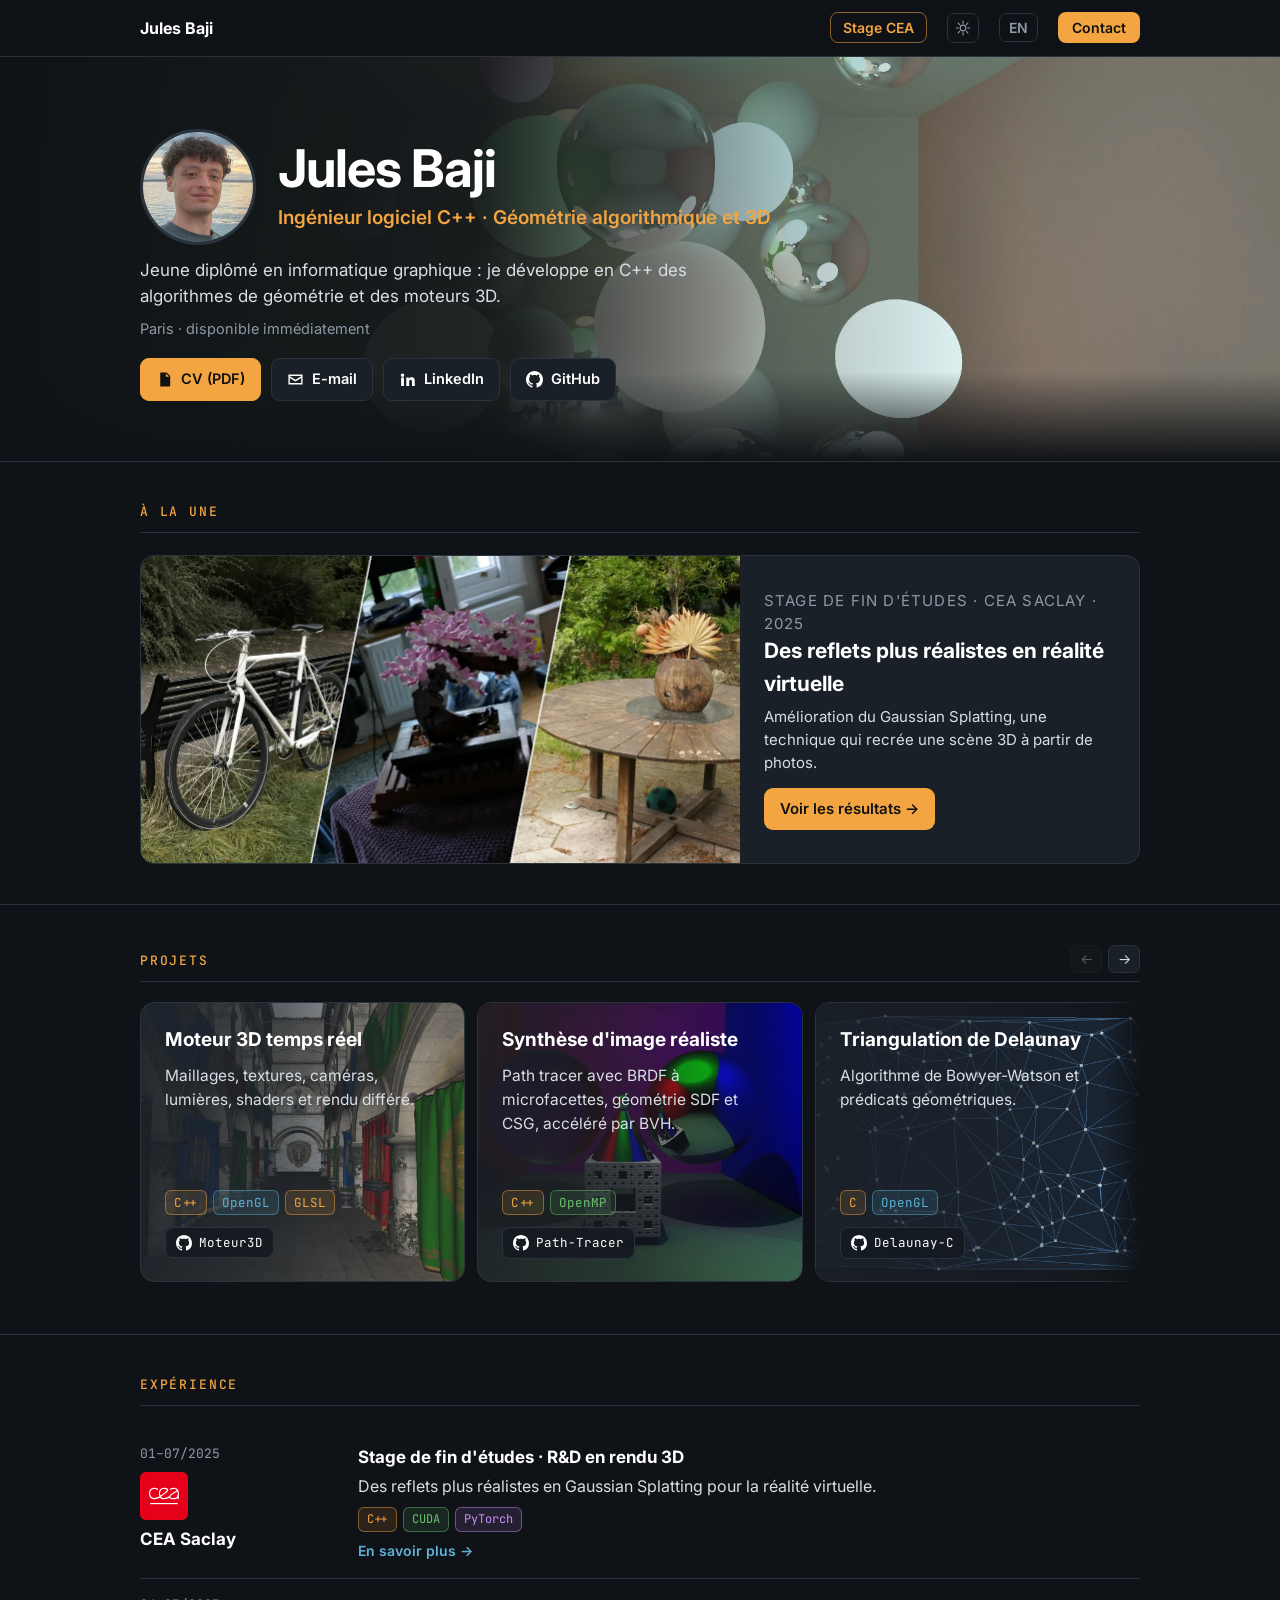
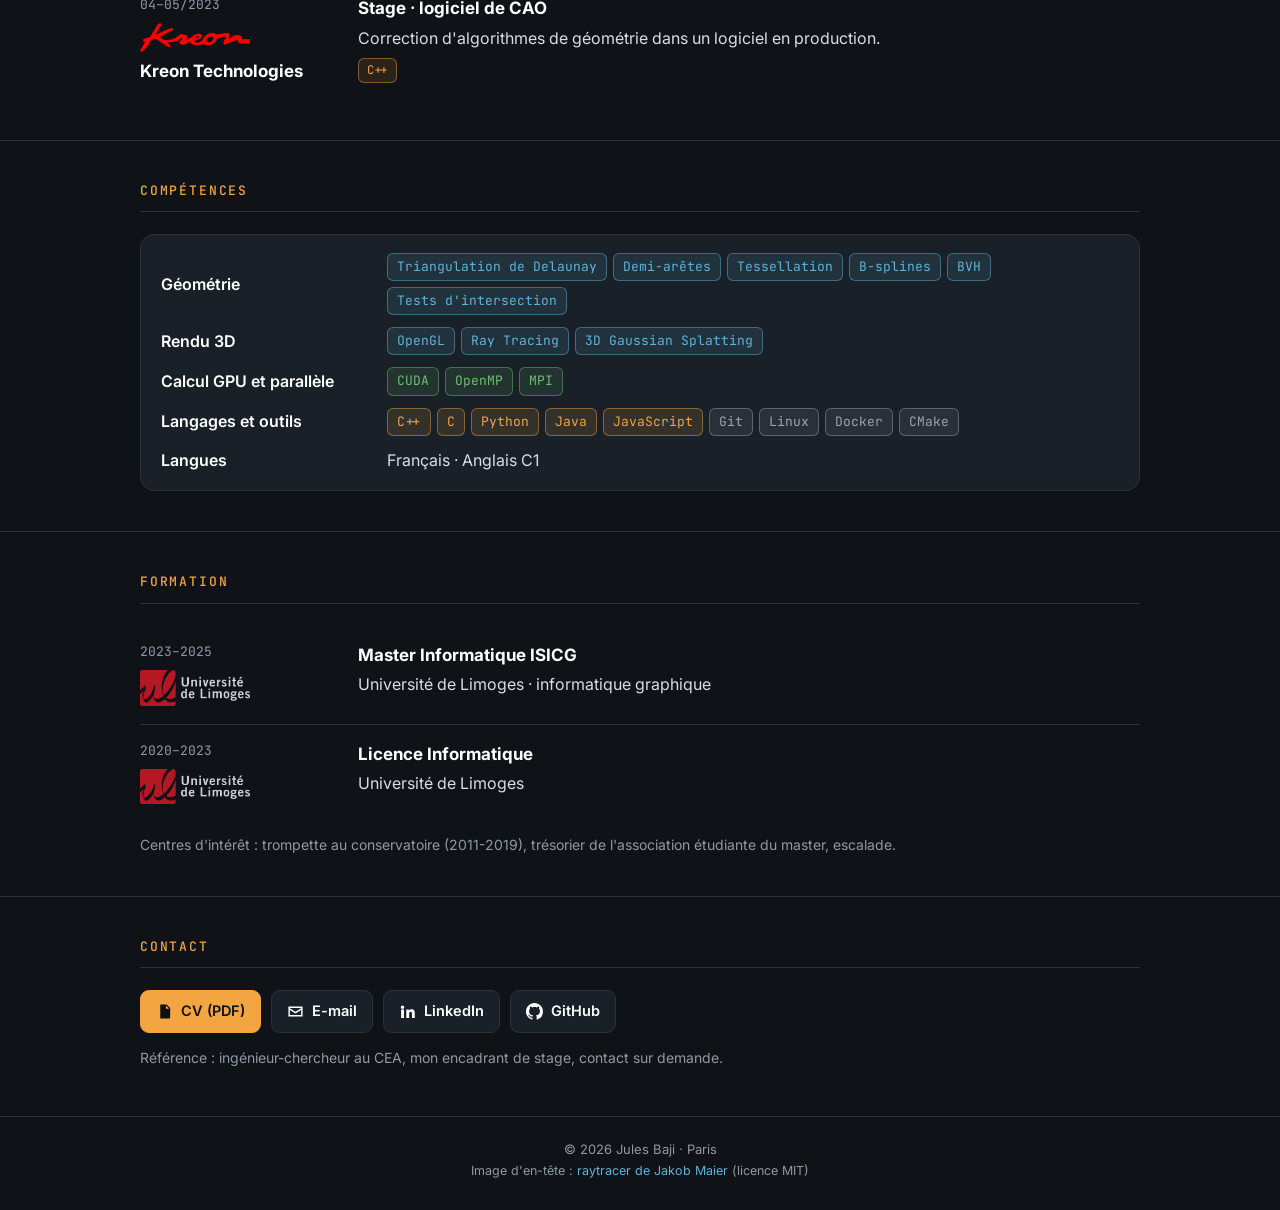
<file: index.html>
<!DOCTYPE html>
<html lang="fr">
<head>
<meta charset="UTF-8">
<meta name="viewport" content="width=device-width, initial-scale=1.0">
<title>Jules Baji · Computer Graphics Engineer</title>
<meta property="og:type" content="website">
<meta property="og:url" content="https://julesbaji.github.io/">
<meta property="og:title" content="Jules Baji · Computer Graphics Engineer">
<meta property="og:description" content="Jules Baji, ingénieur en informatique graphique : rendu 3D, calcul GPU et IA pour la 3D. Stage au CEA Saclay sur le Gaussian Splatting pour la réalité virtuelle.">
<meta property="og:image" content="https://julesbaji.github.io/images/web/apercu.jpg">
<meta property="og:image:width" content="1200">
<meta property="og:image:height" content="630">
<meta property="og:locale" content="fr_FR">
<meta name="twitter:card" content="summary_large_image">
<link rel="icon" href="images/favicon.svg?v=7" type="image/svg+xml">
<link rel="icon" href="images/favicon-32.png?v=7" sizes="32x32" type="image/png">
<link rel="apple-touch-icon" href="images/apple-touch-icon.png?v=7">
<meta name="description" content="Jules Baji, ingénieur en informatique graphique : rendu 3D, calcul GPU et IA pour la 3D. Stage au CEA Saclay sur le Gaussian Splatting pour la réalité virtuelle.">
<link rel="preconnect" href="https://fonts.googleapis.com">
<link rel="preconnect" href="https://fonts.gstatic.com" crossorigin>
<link href="https://fonts.googleapis.com/css2?family=Inter:wght@400;500;600;700&family=JetBrains+Mono:wght@400;500&display=swap" rel="stylesheet">
<link rel="stylesheet" href="assets/style.css?v=dd0370ee">
<script>try{if(localStorage.getItem('theme')==='light')document.documentElement.dataset.theme='light'}catch(e){}</script>
</head>
<body>
<nav>
  <div class="wrap">
    <a class="brand" href="./">Jules Baji</a>
    <div class="ctl-mobile"><button class="theme" type="button" aria-label="Changer de thème (sombre/clair)" title="Changer de thème (sombre/clair)"><svg class="i-sun" viewBox="0 0 24 24" aria-hidden="true"><circle cx="12" cy="12" r="4.2"/><path d="M12 1.8v3M12 19.2v3M1.8 12h3M19.2 12h3M4.8 4.8l2.1 2.1M17.1 17.1l2.1 2.1M4.8 19.2l2.1-2.1M17.1 6.9l2.1-2.1"/></svg><svg class="i-moon" viewBox="0 0 24 24" aria-hidden="true"><path d="M20.5 14.6A8.6 8.6 0 0 1 9.4 3.5 8.6 8.6 0 1 0 20.5 14.6z"/></svg></button><a class="lang" href="en/" hreflang="en" lang="en" title="English version">EN</a><a class="cta" href="#contact">Contact</a></div>
    <ul>
      <li><a href="stage-cea.html">Stage CEA</a></li>
      <li class="ctl"><button class="theme" type="button" aria-label="Changer de thème (sombre/clair)" title="Changer de thème (sombre/clair)"><svg class="i-sun" viewBox="0 0 24 24" aria-hidden="true"><circle cx="12" cy="12" r="4.2"/><path d="M12 1.8v3M12 19.2v3M1.8 12h3M19.2 12h3M4.8 4.8l2.1 2.1M17.1 17.1l2.1 2.1M4.8 19.2l2.1-2.1M17.1 6.9l2.1-2.1"/></svg><svg class="i-moon" viewBox="0 0 24 24" aria-hidden="true"><path d="M20.5 14.6A8.6 8.6 0 0 1 9.4 3.5 8.6 8.6 0 1 0 20.5 14.6z"/></svg></button></li>
      <li class="ctl"><a class="lang" href="en/" hreflang="en" lang="en" title="English version">EN</a></li>
      <li class="ctl"><a class="cta" href="#contact">Contact</a></li>
    </ul>
  </div>
</nav>

<header class="hero">
  <img class="banner" src="images/web/banniere.webp" alt="" aria-hidden="true">
  <div class="wrap">
    <div>
      <div class="id">
        <img class="photo" src="images/web/jules-baji.jpg?v=6" alt="Photo de Jules Baji" width="400" height="400">
        <div>
          <h1>Jules Baji</h1>
          <p class="role">Ingénieur logiciel C++ · Géométrie algorithmique et 3D</p>
        </div>
      </div>
      <p class="pitch">Jeune diplômé en informatique graphique : je développe en C++ des algorithmes de géométrie et des moteurs 3D.</p>
      <p class="meta">Paris · disponible immédiatement</p>
      <div class="links">
        <a class="btn primary" href="cv/CV_Jules_Baji.pdf" download><svg viewBox="0 0 24 24" aria-hidden="true"><path d="M6 2h9l5 5v15H6V2zm8 1.5V8h4.5L14 3.5zM8 12h10v1.6H8V12zm0 3.5h10v1.6H8v-1.6zm0 3.5h7v1.6H8V19z"/></svg>CV (PDF)</a>
        <a class="btn" href="mailto:julesbaji1@gmail.com"><svg viewBox="0 0 24 24" aria-hidden="true"><path d="M2 5h20v14H2V5zm2 2v.5l8 5 8-5V7H4zm16 2.8-8 5-8-5V17h16V9.8z"/></svg>E-mail</a>
        <a class="btn" href="https://www.linkedin.com/in/julesbaji" target="_blank" rel="noopener"><svg viewBox="0 0 24 24" aria-hidden="true"><path d="M4.98 3.5a2.5 2.5 0 1 1 0 5 2.5 2.5 0 0 1 0-5zM3 9h4v12H3V9zm7 0h3.8v1.7h.1c.5-1 1.8-2 3.7-2 4 0 4.7 2.6 4.7 6V21h-4v-5.6c0-1.3 0-3-1.9-3s-2.1 1.4-2.1 2.9V21h-4V9z"/></svg>LinkedIn</a>
        <a class="btn" href="https://github.com/JulesBaji" target="_blank" rel="noopener"><svg viewBox="0 0 16 16" aria-hidden="true"><path d="M8 0C3.58 0 0 3.58 0 8c0 3.54 2.29 6.53 5.47 7.59.4.07.55-.17.55-.38 0-.19-.01-.82-.01-1.49-2.01.37-2.53-.49-2.69-.94-.09-.23-.48-.94-.82-1.13-.28-.15-.68-.52-.01-.53.63-.01 1.08.58 1.23.82.72 1.21 1.87.87 2.33.66.07-.52.28-.87.51-1.07-1.78-.2-3.64-.89-3.64-3.95 0-.87.31-1.59.82-2.15-.08-.2-.36-1.02.08-2.12 0 0 .67-.21 2.2.82.64-.18 1.32-.27 2-.27.68 0 1.36.09 2 .27 1.53-1.04 2.2-.82 2.2-.82.44 1.1.16 1.92.08 2.12.51.56.82 1.27.82 2.15 0 3.07-1.87 3.75-3.65 3.95.29.25.54.73.54 1.48 0 1.07-.01 1.93-.01 2.2 0 .21.15.46.55.38A8.013 8.013 0 0016 8c0-4.42-3.58-8-8-8z"/></svg>GitHub</a>
      </div>
    </div>
  </div>
</header>

<main>
<section id="points-forts">
  <div class="wrap">
    <h2>À la une</h2>
    <div class="highlights">
      <a class="card hl-main" href="stage-cea.html">
        <img src="images/web/teaser_cea.webp" alt="Rendus obtenus avec ma méthode sur trois scènes : vélo, bonsaï et jardin" width="1200" height="615">
        <div class="body"><p class="kicker">Stage de fin d'études · CEA Saclay · 2025</p><h3>Des reflets plus réalistes en réalité virtuelle</h3><p>Amélioration du Gaussian Splatting, une technique qui recrée une scène 3D à partir de photos.</p><span class="more">Voir les résultats →</span></div>
      </a>
    </div>
  </div>
</section>

<section id="projets">
  <div class="wrap">
    <div class="h2row"><h2>Projets</h2><div class="scroll-btns"><button type="button" class="sb prev" aria-label="Projets précédents">←</button><button type="button" class="sb next" aria-label="Projets suivants">→</button></div></div>
    <div class="scroller" tabindex="0" aria-label="Projets">
      <article class="card proj has-bg"><video class="bg" autoplay muted loop playsinline preload="metadata" aria-hidden="true" style="object-position:50% 40%" poster="images/web/moteur3d.jpg"><source src="images/web/moteur3d.mp4" type="video/mp4"></video><h3>Moteur 3D temps réel</h3><p>Maillages, textures, caméras, lumières, shaders et rendu différé.</p><div class="chips"><span class="chip">C++</span><span class="chip">OpenGL</span><span class="chip">GLSL</span></div><div class="repo"><a href="https://github.com/JulesBaji/Moteur3D" target="_blank" rel="noopener" aria-label="GitHub Moteur3D"><svg viewBox="0 0 16 16" aria-hidden="true"><path d="M8 0C3.58 0 0 3.58 0 8c0 3.54 2.29 6.53 5.47 7.59.4.07.55-.17.55-.38 0-.19-.01-.82-.01-1.49-2.01.37-2.53-.49-2.69-.94-.09-.23-.48-.94-.82-1.13-.28-.15-.68-.52-.01-.53.63-.01 1.08.58 1.23.82.72 1.21 1.87.87 2.33.66.07-.52.28-.87.51-1.07-1.78-.2-3.64-.89-3.64-3.95 0-.87.31-1.59.82-2.15-.08-.2-.36-1.02.08-2.12 0 0 .67-.21 2.2.82.64-.18 1.32-.27 2-.27.68 0 1.36.09 2 .27 1.53-1.04 2.2-.82 2.2-.82.44 1.1.16 1.92.08 2.12.51.56.82 1.27.82 2.15 0 3.07-1.87 3.75-3.65 3.95.29.25.54.73.54 1.48 0 1.07-.01 1.93-.01 2.2 0 .21.15.46.55.38A8.013 8.013 0 0016 8c0-4.42-3.58-8-8-8z"/></svg><span>Moteur3D</span></a></div></article>
      <article class="card proj has-bg"><img class="bg" src="images/web/pathtracer.jpg" alt="" aria-hidden="true" style="object-position:60% 50%"><h3>Synthèse d'image réaliste</h3><p>Path tracer avec BRDF à microfacettes, géométrie SDF et CSG, accéléré par BVH.</p><div class="chips"><span class="chip">C++</span><span class="chip">OpenMP</span></div><div class="repo"><a href="https://github.com/JulesBaji/Path-Tracer" target="_blank" rel="noopener" aria-label="GitHub Path-Tracer"><svg viewBox="0 0 16 16" aria-hidden="true"><path d="M8 0C3.58 0 0 3.58 0 8c0 3.54 2.29 6.53 5.47 7.59.4.07.55-.17.55-.38 0-.19-.01-.82-.01-1.49-2.01.37-2.53-.49-2.69-.94-.09-.23-.48-.94-.82-1.13-.28-.15-.68-.52-.01-.53.63-.01 1.08.58 1.23.82.72 1.21 1.87.87 2.33.66.07-.52.28-.87.51-1.07-1.78-.2-3.64-.89-3.64-3.95 0-.87.31-1.59.82-2.15-.08-.2-.36-1.02.08-2.12 0 0 .67-.21 2.2.82.64-.18 1.32-.27 2-.27.68 0 1.36.09 2 .27 1.53-1.04 2.2-.82 2.2-.82.44 1.1.16 1.92.08 2.12.51.56.82 1.27.82 2.15 0 3.07-1.87 3.75-3.65 3.95.29.25.54.73.54 1.48 0 1.07-.01 1.93-.01 2.2 0 .21.15.46.55.38A8.013 8.013 0 0016 8c0-4.42-3.58-8-8-8z"/></svg><span>Path-Tracer</span></a></div></article>
      <article class="card proj has-bg"><video class="bg on-dark" autoplay muted loop playsinline preload="metadata" aria-hidden="true" style="object-position:60% 50%" poster="images/web/delaunay-dk.jpg"><source src="images/web/delaunay-dk.mp4" type="video/mp4"></video><video class="bg on-light" autoplay muted loop playsinline preload="metadata" aria-hidden="true" style="object-position:60% 50%" poster="images/web/delaunay-lt.jpg"><source src="images/web/delaunay-lt.mp4" type="video/mp4"></video><h3>Triangulation de Delaunay</h3><p>Algorithme de Bowyer-Watson et prédicats géométriques.</p><div class="chips"><span class="chip">C</span><span class="chip">OpenGL</span></div><div class="repo"><a href="https://github.com/JulesBaji/Delaunay-C" target="_blank" rel="noopener" aria-label="GitHub Delaunay-C"><svg viewBox="0 0 16 16" aria-hidden="true"><path d="M8 0C3.58 0 0 3.58 0 8c0 3.54 2.29 6.53 5.47 7.59.4.07.55-.17.55-.38 0-.19-.01-.82-.01-1.49-2.01.37-2.53-.49-2.69-.94-.09-.23-.48-.94-.82-1.13-.28-.15-.68-.52-.01-.53.63-.01 1.08.58 1.23.82.72 1.21 1.87.87 2.33.66.07-.52.28-.87.51-1.07-1.78-.2-3.64-.89-3.64-3.95 0-.87.31-1.59.82-2.15-.08-.2-.36-1.02.08-2.12 0 0 .67-.21 2.2.82.64-.18 1.32-.27 2-.27.68 0 1.36.09 2 .27 1.53-1.04 2.2-.82 2.2-.82.44 1.1.16 1.92.08 2.12.51.56.82 1.27.82 2.15 0 3.07-1.87 3.75-3.65 3.95.29.25.54.73.54 1.48 0 1.07-.01 1.93-.01 2.2 0 .21.15.46.55.38A8.013 8.013 0 0016 8c0-4.42-3.58-8-8-8z"/></svg><span>Delaunay-C</span></a></div></article>
      <article class="card proj has-bg"><video class="bg on-dark" autoplay muted loop playsinline preload="metadata" aria-hidden="true" style="object-position:50% 80%" poster="images/web/fluide-dk.jpg"><source src="images/web/fluide-dk.mp4" type="video/mp4"></video><video class="bg on-light" autoplay muted loop playsinline preload="metadata" aria-hidden="true" style="object-position:50% 80%" poster="images/web/fluide-lt.jpg"><source src="images/web/fluide-lt.mp4" type="video/mp4"></video><h3>Simulation de fluide</h3><p>Fluide SPH incompressible avec turbulences, d'après un <a href="https://doi.org/10.1109/TVCG.2018.2832080" target="_blank" rel="noopener">article de recherche</a>.</p><div class="chips"><span class="chip">Java</span></div><div class="repo"><a href="https://github.com/JulesBaji/SPH-Fluid" target="_blank" rel="noopener" aria-label="GitHub SPH-Fluid"><svg viewBox="0 0 16 16" aria-hidden="true"><path d="M8 0C3.58 0 0 3.58 0 8c0 3.54 2.29 6.53 5.47 7.59.4.07.55-.17.55-.38 0-.19-.01-.82-.01-1.49-2.01.37-2.53-.49-2.69-.94-.09-.23-.48-.94-.82-1.13-.28-.15-.68-.52-.01-.53.63-.01 1.08.58 1.23.82.72 1.21 1.87.87 2.33.66.07-.52.28-.87.51-1.07-1.78-.2-3.64-.89-3.64-3.95 0-.87.31-1.59.82-2.15-.08-.2-.36-1.02.08-2.12 0 0 .67-.21 2.2.82.64-.18 1.32-.27 2-.27.68 0 1.36.09 2 .27 1.53-1.04 2.2-.82 2.2-.82.44 1.1.16 1.92.08 2.12.51.56.82 1.27.82 2.15 0 3.07-1.87 3.75-3.65 3.95.29.25.54.73.54 1.48 0 1.07-.01 1.93-.01 2.2 0 .21.15.46.55.38A8.013 8.013 0 0016 8c0-4.42-3.58-8-8-8z"/></svg><span>SPH-Fluid</span></a></div></article>
      <article class="card proj has-bg"><video class="bg inv" autoplay muted loop playsinline preload="metadata" aria-hidden="true" style="object-position:70% 50%" poster="images/web/collisions.jpg"><source src="images/web/collisions.mp4" type="video/mp4"></video><h3>Détection de collisions 3D</h3><p>Sweep and Prune, BVH et test triangle-triangle de Möller.</p><div class="chips"><span class="chip">WebGL</span><span class="chip">JavaScript</span></div><div class="repo"><a href="https://github.com/JulesBaji/Modelisation-Collision-Detection" target="_blank" rel="noopener" aria-label="GitHub Modelisation-Collision-Detection"><svg viewBox="0 0 16 16" aria-hidden="true"><path d="M8 0C3.58 0 0 3.58 0 8c0 3.54 2.29 6.53 5.47 7.59.4.07.55-.17.55-.38 0-.19-.01-.82-.01-1.49-2.01.37-2.53-.49-2.69-.94-.09-.23-.48-.94-.82-1.13-.28-.15-.68-.52-.01-.53.63-.01 1.08.58 1.23.82.72 1.21 1.87.87 2.33.66.07-.52.28-.87.51-1.07-1.78-.2-3.64-.89-3.64-3.95 0-.87.31-1.59.82-2.15-.08-.2-.36-1.02.08-2.12 0 0 .67-.21 2.2.82.64-.18 1.32-.27 2-.27.68 0 1.36.09 2 .27 1.53-1.04 2.2-.82 2.2-.82.44 1.1.16 1.92.08 2.12.51.56.82 1.27.82 2.15 0 3.07-1.87 3.75-3.65 3.95.29.25.54.73.54 1.48 0 1.07-.01 1.93-.01 2.2 0 .21.15.46.55.38A8.013 8.013 0 0016 8c0-4.42-3.58-8-8-8z"/></svg><span>Modelisation-Collision-Detection</span></a></div></article>
      <article class="card proj has-bg"><video class="bg" autoplay muted loop playsinline preload="metadata" aria-hidden="true" style="object-position:70% 30%" poster="images/web/parallelisme.jpg"><source src="images/web/parallelisme.mp4" type="video/mp4"></video><h3>Parallélisme</h3><p>Kernels CUDA pour une carte de hauteur ; recherche de sous-image MPI et OpenMP.</p><div class="chips"><span class="chip">CUDA</span><span class="chip">MPI</span><span class="chip">OpenMP</span></div><div class="repo"><a href="https://github.com/JulesBaji/GPGPU" target="_blank" rel="noopener" aria-label="GitHub GPGPU"><svg viewBox="0 0 16 16" aria-hidden="true"><path d="M8 0C3.58 0 0 3.58 0 8c0 3.54 2.29 6.53 5.47 7.59.4.07.55-.17.55-.38 0-.19-.01-.82-.01-1.49-2.01.37-2.53-.49-2.69-.94-.09-.23-.48-.94-.82-1.13-.28-.15-.68-.52-.01-.53.63-.01 1.08.58 1.23.82.72 1.21 1.87.87 2.33.66.07-.52.28-.87.51-1.07-1.78-.2-3.64-.89-3.64-3.95 0-.87.31-1.59.82-2.15-.08-.2-.36-1.02.08-2.12 0 0 .67-.21 2.2.82.64-.18 1.32-.27 2-.27.68 0 1.36.09 2 .27 1.53-1.04 2.2-.82 2.2-.82.44 1.1.16 1.92.08 2.12.51.56.82 1.27.82 2.15 0 3.07-1.87 3.75-3.65 3.95.29.25.54.73.54 1.48 0 1.07-.01 1.93-.01 2.2 0 .21.15.46.55.38A8.013 8.013 0 0016 8c0-4.42-3.58-8-8-8z"/></svg><span>GPGPU</span></a><a href="https://github.com/JulesBaji/Parallelisme" target="_blank" rel="noopener" aria-label="GitHub Parallelisme"><svg viewBox="0 0 16 16" aria-hidden="true"><path d="M8 0C3.58 0 0 3.58 0 8c0 3.54 2.29 6.53 5.47 7.59.4.07.55-.17.55-.38 0-.19-.01-.82-.01-1.49-2.01.37-2.53-.49-2.69-.94-.09-.23-.48-.94-.82-1.13-.28-.15-.68-.52-.01-.53.63-.01 1.08.58 1.23.82.72 1.21 1.87.87 2.33.66.07-.52.28-.87.51-1.07-1.78-.2-3.64-.89-3.64-3.95 0-.87.31-1.59.82-2.15-.08-.2-.36-1.02.08-2.12 0 0 .67-.21 2.2.82.64-.18 1.32-.27 2-.27.68 0 1.36.09 2 .27 1.53-1.04 2.2-.82 2.2-.82.44 1.1.16 1.92.08 2.12.51.56.82 1.27.82 2.15 0 3.07-1.87 3.75-3.65 3.95.29.25.54.73.54 1.48 0 1.07-.01 1.93-.01 2.2 0 .21.15.46.55.38A8.013 8.013 0 0016 8c0-4.42-3.58-8-8-8z"/></svg><span>Parallelisme</span></a></div></article>
      <article class="card proj has-bg"><video class="bg on-dark" autoplay muted loop playsinline preload="metadata" aria-hidden="true" style="object-position:50% 50%" poster="images/web/geometrie-dk.jpg"><source src="images/web/geometrie-dk.mp4" type="video/mp4"></video><video class="bg on-light" autoplay muted loop playsinline preload="metadata" aria-hidden="true" style="object-position:50% 50%" poster="images/web/geometrie-lt.jpg"><source src="images/web/geometrie-lt.mp4" type="video/mp4"></video><h3>Géométrie discrète</h3><p>Suivi de contour, polygonisation et mesures de forme.</p><div class="chips"><span class="chip">C++</span><span class="chip">DGtal</span></div><div class="repo"><a href="https://github.com/JulesBaji/Geometrie-Discrete" target="_blank" rel="noopener" aria-label="GitHub Geometrie-Discrete"><svg viewBox="0 0 16 16" aria-hidden="true"><path d="M8 0C3.58 0 0 3.58 0 8c0 3.54 2.29 6.53 5.47 7.59.4.07.55-.17.55-.38 0-.19-.01-.82-.01-1.49-2.01.37-2.53-.49-2.69-.94-.09-.23-.48-.94-.82-1.13-.28-.15-.68-.52-.01-.53.63-.01 1.08.58 1.23.82.72 1.21 1.87.87 2.33.66.07-.52.28-.87.51-1.07-1.78-.2-3.64-.89-3.64-3.95 0-.87.31-1.59.82-2.15-.08-.2-.36-1.02.08-2.12 0 0 .67-.21 2.2.82.64-.18 1.32-.27 2-.27.68 0 1.36.09 2 .27 1.53-1.04 2.2-.82 2.2-.82.44 1.1.16 1.92.08 2.12.51.56.82 1.27.82 2.15 0 3.07-1.87 3.75-3.65 3.95.29.25.54.73.54 1.48 0 1.07-.01 1.93-.01 2.2 0 .21.15.46.55.38A8.013 8.013 0 0016 8c0-4.42-3.58-8-8-8z"/></svg><span>Geometrie-Discrete</span></a></div></article>
      <article class="card proj has-bg"><img class="bg" src="images/web/recapture.jpg" alt="" aria-hidden="true" style="object-position:50% 50%"><h3>Vision par ordinateur</h3><p>Génération de visages, super-résolution et détection de photos recapturées d'après un <a href="https://doi.org/10.1016/j.image.2022.116662" target="_blank" rel="noopener">article de recherche</a>.</p><div class="chips"><span class="chip">Python</span><span class="chip">Keras</span></div><div class="repo"><a href="https://github.com/JulesBaji/Detection-Recapture" target="_blank" rel="noopener" aria-label="GitHub Detection-Recapture"><svg viewBox="0 0 16 16" aria-hidden="true"><path d="M8 0C3.58 0 0 3.58 0 8c0 3.54 2.29 6.53 5.47 7.59.4.07.55-.17.55-.38 0-.19-.01-.82-.01-1.49-2.01.37-2.53-.49-2.69-.94-.09-.23-.48-.94-.82-1.13-.28-.15-.68-.52-.01-.53.63-.01 1.08.58 1.23.82.72 1.21 1.87.87 2.33.66.07-.52.28-.87.51-1.07-1.78-.2-3.64-.89-3.64-3.95 0-.87.31-1.59.82-2.15-.08-.2-.36-1.02.08-2.12 0 0 .67-.21 2.2.82.64-.18 1.32-.27 2-.27.68 0 1.36.09 2 .27 1.53-1.04 2.2-.82 2.2-.82.44 1.1.16 1.92.08 2.12.51.56.82 1.27.82 2.15 0 3.07-1.87 3.75-3.65 3.95.29.25.54.73.54 1.48 0 1.07-.01 1.93-.01 2.2 0 .21.15.46.55.38A8.013 8.013 0 0016 8c0-4.42-3.58-8-8-8z"/></svg><span>Detection-Recapture</span></a></div></article>
    </div>
  </div>
</section>

<section id="experience">
  <div class="wrap">
    <h2>Expérience</h2>
    <div class="entries">
      <div class="entry"><div class="side"><span class="when">01–07/2025</span><img class="logo logo-cea" src="images/logos/cea.svg" alt="Logo du CEA" width="48" height="48"><span class="org">CEA Saclay</span></div><div class="main"><h3>Stage de fin d'études · R&amp;D en rendu 3D</h3><p>Des reflets plus réalistes en Gaussian Splatting pour la réalité virtuelle.</p><div class="chips"><span class="chip">C++</span><span class="chip">CUDA</span><span class="chip">PyTorch</span></div><a class="more" href="stage-cea.html">En savoir plus →</a></div></div>
      <div class="entry"><div class="side"><span class="when">04–05/2023</span><img class="logo logo-kreon" src="images/logos/kreon.png" alt="Logo de Kreon" width="110" height="28"><span class="org">Kreon Technologies</span></div><div class="main"><h3>Stage · logiciel de CAO</h3><p>Correction d'algorithmes de géométrie dans un logiciel en production.</p><div class="chips"><span class="chip">C++</span></div></div></div>
    </div>
  </div>
</section>

<section id="competences">
  <div class="wrap">
    <h2>Compétences</h2>
    <div class="card skills"><div class="sk"><b>Géométrie</b><div class="chips"><span class="chip">Triangulation de Delaunay</span><span class="chip">Demi-arêtes</span><span class="chip">Tessellation</span><span class="chip">B-splines</span><span class="chip">BVH</span><span class="chip">Tests d'intersection</span></div></div><div class="sk"><b>Rendu 3D</b><div class="chips"><span class="chip">OpenGL</span><span class="chip">Ray Tracing</span><span class="chip">3D Gaussian Splatting</span></div></div><div class="sk"><b>Calcul GPU et parallèle</b><div class="chips"><span class="chip">CUDA</span><span class="chip">OpenMP</span><span class="chip">MPI</span></div></div><div class="sk"><b>Langages et outils</b><div class="chips"><span class="chip">C++</span><span class="chip">C</span><span class="chip">Python</span><span class="chip">Java</span><span class="chip">JavaScript</span><span class="chip">Git</span><span class="chip">Linux</span><span class="chip">Docker</span><span class="chip">CMake</span></div></div><div class="sk"><b>Langues</b><span class="plain">Français · Anglais C1</span></div></div>
  </div>
</section>

<section id="formation">
  <div class="wrap">
    <h2>Formation</h2>
    <div class="entries">
      <div class="entry"><div class="side"><span class="when">2023–2025</span><img class="logo logo-unilim on-dark" src="images/logos/unilim-sombre.png" alt="Logo de l'Université de Limoges" width="110" height="36"><img class="logo logo-unilim on-light" src="images/logos/unilim.png" alt="" width="110" height="36"></div><div class="main"><h3>Master Informatique ISICG</h3><p>Université de Limoges · informatique graphique</p></div></div>
      <div class="entry"><div class="side"><span class="when">2020–2023</span><img class="logo logo-unilim on-dark" src="images/logos/unilim-sombre.png" alt="Logo de l'Université de Limoges" width="110" height="36"><img class="logo logo-unilim on-light" src="images/logos/unilim.png" alt="" width="110" height="36"></div><div class="main"><h3>Licence Informatique</h3><p>Université de Limoges</p></div></div>
    </div>
    <p class="small" style="margin:12px 0 0">Centres d'intérêt : trompette au conservatoire (2011-2019), trésorier de l'association étudiante du master, escalade.</p>
  </div>
</section>

<section id="contact" class="contact">
  <div class="wrap">
    <h2>Contact</h2>
    <div class="links">
        <a class="btn primary" href="cv/CV_Jules_Baji.pdf" download><svg viewBox="0 0 24 24" aria-hidden="true"><path d="M6 2h9l5 5v15H6V2zm8 1.5V8h4.5L14 3.5zM8 12h10v1.6H8V12zm0 3.5h10v1.6H8v-1.6zm0 3.5h7v1.6H8V19z"/></svg>CV (PDF)</a>
        <a class="btn" href="mailto:julesbaji1@gmail.com"><svg viewBox="0 0 24 24" aria-hidden="true"><path d="M2 5h20v14H2V5zm2 2v.5l8 5 8-5V7H4zm16 2.8-8 5-8-5V17h16V9.8z"/></svg>E-mail</a>
        <a class="btn" href="https://www.linkedin.com/in/julesbaji" target="_blank" rel="noopener"><svg viewBox="0 0 24 24" aria-hidden="true"><path d="M4.98 3.5a2.5 2.5 0 1 1 0 5 2.5 2.5 0 0 1 0-5zM3 9h4v12H3V9zm7 0h3.8v1.7h.1c.5-1 1.8-2 3.7-2 4 0 4.7 2.6 4.7 6V21h-4v-5.6c0-1.3 0-3-1.9-3s-2.1 1.4-2.1 2.9V21h-4V9z"/></svg>LinkedIn</a>
        <a class="btn" href="https://github.com/JulesBaji" target="_blank" rel="noopener"><svg viewBox="0 0 16 16" aria-hidden="true"><path d="M8 0C3.58 0 0 3.58 0 8c0 3.54 2.29 6.53 5.47 7.59.4.07.55-.17.55-.38 0-.19-.01-.82-.01-1.49-2.01.37-2.53-.49-2.69-.94-.09-.23-.48-.94-.82-1.13-.28-.15-.68-.52-.01-.53.63-.01 1.08.58 1.23.82.72 1.21 1.87.87 2.33.66.07-.52.28-.87.51-1.07-1.78-.2-3.64-.89-3.64-3.95 0-.87.31-1.59.82-2.15-.08-.2-.36-1.02.08-2.12 0 0 .67-.21 2.2.82.64-.18 1.32-.27 2-.27.68 0 1.36.09 2 .27 1.53-1.04 2.2-.82 2.2-.82.44 1.1.16 1.92.08 2.12.51.56.82 1.27.82 2.15 0 3.07-1.87 3.75-3.65 3.95.29.25.54.73.54 1.48 0 1.07-.01 1.93-.01 2.2 0 .21.15.46.55.38A8.013 8.013 0 0016 8c0-4.42-3.58-8-8-8z"/></svg>GitHub</a>
      </div>
    <p class="small" style="margin-top:14px">Référence : ingénieur-chercheur au CEA, mon encadrant de stage, contact sur demande.</p>
  </div>
</section>
</main>

<footer>© 2026 Jules Baji · Paris<br><span class="credit">Image d'en-tête : <a href="https://github.com/gue-ni/raytracer" target="_blank" rel="noopener">raytracer de Jakob Maier</a> (licence MIT)</span></footer>
<script src="assets/chips.js?v=b3663b23"></script>
<script src="assets/theme.js?v=edba93ed"></script>
<script src="assets/scroller.js?v=f9ea9905"></script>
</body>
</html>
</file>
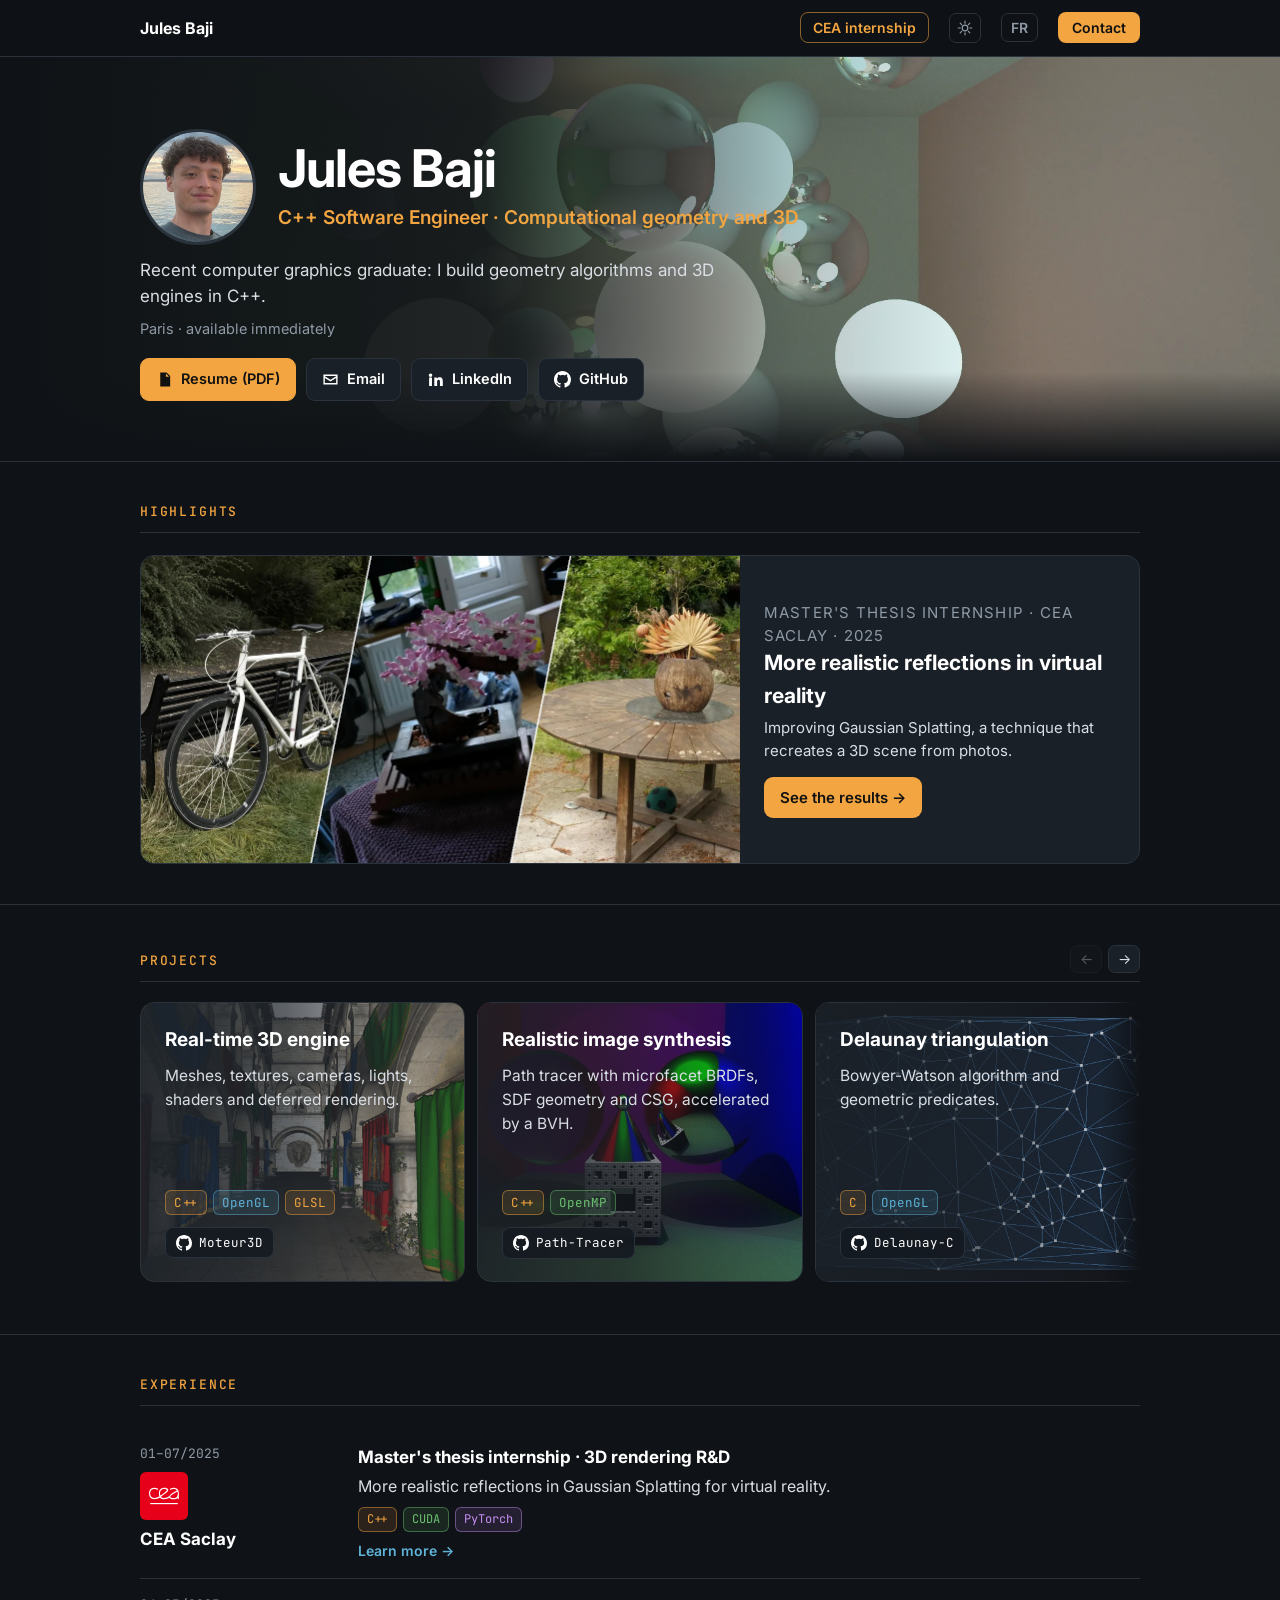
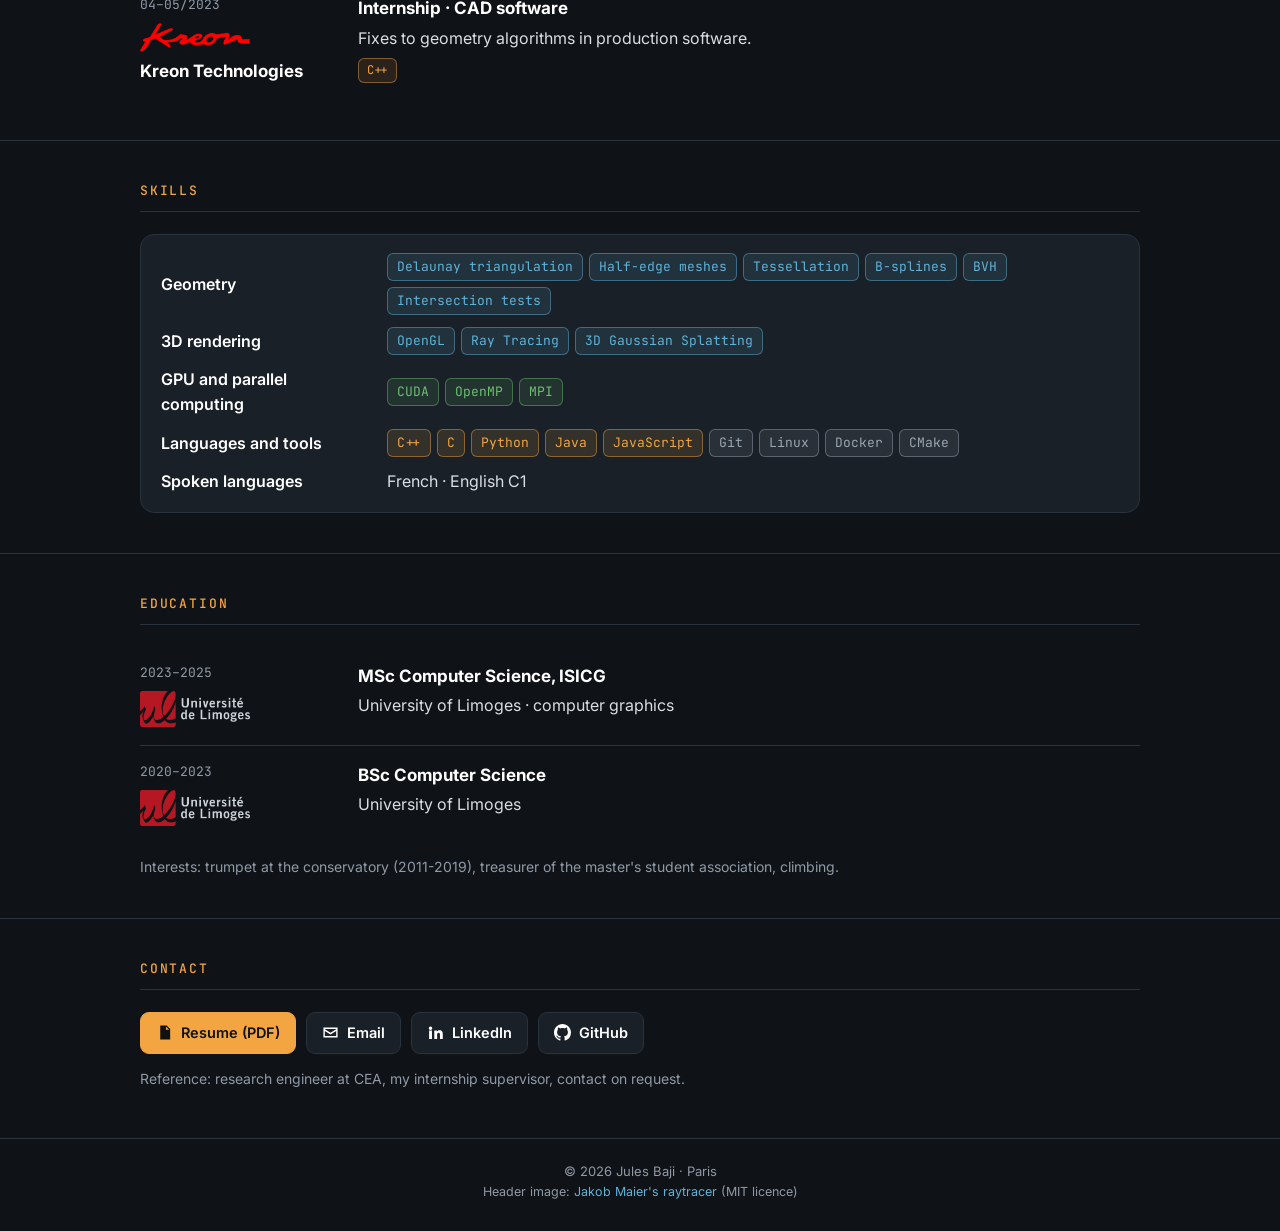
<file: en/index.html>
<!DOCTYPE html>
<html lang="en">
<head>
<meta charset="UTF-8">
<meta name="viewport" content="width=device-width, initial-scale=1.0">
<title>Jules Baji · Computer Graphics Engineer</title>
<meta property="og:type" content="website">
<meta property="og:url" content="https://julesbaji.github.io/en/">
<meta property="og:title" content="Jules Baji · Computer Graphics Engineer">
<meta property="og:description" content="Jules Baji, computer graphics engineer: 3D rendering, GPU computing and AI for 3D. Internship at CEA Saclay on Gaussian Splatting for virtual reality.">
<meta property="og:image" content="https://julesbaji.github.io/images/web/apercu-en.jpg">
<meta property="og:image:width" content="1200">
<meta property="og:image:height" content="630">
<meta property="og:locale" content="en_US">
<meta name="twitter:card" content="summary_large_image">
<link rel="icon" href="../images/favicon.svg?v=7" type="image/svg+xml">
<link rel="icon" href="../images/favicon-32.png?v=7" sizes="32x32" type="image/png">
<link rel="apple-touch-icon" href="../images/apple-touch-icon.png?v=7">
<meta name="description" content="Jules Baji, computer graphics engineer: 3D rendering, GPU computing and AI for 3D. Internship at CEA Saclay on Gaussian Splatting for virtual reality.">
<link rel="preconnect" href="https://fonts.googleapis.com">
<link rel="preconnect" href="https://fonts.gstatic.com" crossorigin>
<link href="https://fonts.googleapis.com/css2?family=Inter:wght@400;500;600;700&family=JetBrains+Mono:wght@400;500&display=swap" rel="stylesheet">
<link rel="stylesheet" href="../assets/style.css?v=dd0370ee">
<script>try{if(localStorage.getItem('theme')==='light')document.documentElement.dataset.theme='light'}catch(e){}</script>
</head>
<body>
<nav>
  <div class="wrap">
    <a class="brand" href="./">Jules Baji</a>
    <div class="ctl-mobile"><button class="theme" type="button" aria-label="Switch theme (dark/light)" title="Switch theme (dark/light)"><svg class="i-sun" viewBox="0 0 24 24" aria-hidden="true"><circle cx="12" cy="12" r="4.2"/><path d="M12 1.8v3M12 19.2v3M1.8 12h3M19.2 12h3M4.8 4.8l2.1 2.1M17.1 17.1l2.1 2.1M4.8 19.2l2.1-2.1M17.1 6.9l2.1-2.1"/></svg><svg class="i-moon" viewBox="0 0 24 24" aria-hidden="true"><path d="M20.5 14.6A8.6 8.6 0 0 1 9.4 3.5 8.6 8.6 0 1 0 20.5 14.6z"/></svg></button><a class="lang" href="../" hreflang="fr" lang="fr" title="Version française">FR</a><a class="cta" href="#contact">Contact</a></div>
    <ul>
      <li><a href="cea-internship.html">CEA internship</a></li>
      <li class="ctl"><button class="theme" type="button" aria-label="Switch theme (dark/light)" title="Switch theme (dark/light)"><svg class="i-sun" viewBox="0 0 24 24" aria-hidden="true"><circle cx="12" cy="12" r="4.2"/><path d="M12 1.8v3M12 19.2v3M1.8 12h3M19.2 12h3M4.8 4.8l2.1 2.1M17.1 17.1l2.1 2.1M4.8 19.2l2.1-2.1M17.1 6.9l2.1-2.1"/></svg><svg class="i-moon" viewBox="0 0 24 24" aria-hidden="true"><path d="M20.5 14.6A8.6 8.6 0 0 1 9.4 3.5 8.6 8.6 0 1 0 20.5 14.6z"/></svg></button></li>
      <li class="ctl"><a class="lang" href="../" hreflang="fr" lang="fr" title="Version française">FR</a></li>
      <li class="ctl"><a class="cta" href="#contact">Contact</a></li>
    </ul>
  </div>
</nav>

<header class="hero">
  <img class="banner" src="../images/web/banniere.webp" alt="" aria-hidden="true">
  <div class="wrap">
    <div>
      <div class="id">
        <img class="photo" src="../images/web/jules-baji.jpg?v=6" alt="Photo of Jules Baji" width="400" height="400">
        <div>
          <h1>Jules Baji</h1>
          <p class="role">C++ Software Engineer · Computational geometry and 3D</p>
        </div>
      </div>
      <p class="pitch">Recent computer graphics graduate: I build geometry algorithms and 3D engines in C++.</p>
      <p class="meta">Paris · available immediately</p>
      <div class="links">
        <a class="btn primary" href="../cv/Resume_Jules_Baji.pdf" download><svg viewBox="0 0 24 24" aria-hidden="true"><path d="M6 2h9l5 5v15H6V2zm8 1.5V8h4.5L14 3.5zM8 12h10v1.6H8V12zm0 3.5h10v1.6H8v-1.6zm0 3.5h7v1.6H8V19z"/></svg>Resume (PDF)</a>
        <a class="btn" href="mailto:julesbaji1@gmail.com"><svg viewBox="0 0 24 24" aria-hidden="true"><path d="M2 5h20v14H2V5zm2 2v.5l8 5 8-5V7H4zm16 2.8-8 5-8-5V17h16V9.8z"/></svg>Email</a>
        <a class="btn" href="https://www.linkedin.com/in/julesbaji" target="_blank" rel="noopener"><svg viewBox="0 0 24 24" aria-hidden="true"><path d="M4.98 3.5a2.5 2.5 0 1 1 0 5 2.5 2.5 0 0 1 0-5zM3 9h4v12H3V9zm7 0h3.8v1.7h.1c.5-1 1.8-2 3.7-2 4 0 4.7 2.6 4.7 6V21h-4v-5.6c0-1.3 0-3-1.9-3s-2.1 1.4-2.1 2.9V21h-4V9z"/></svg>LinkedIn</a>
        <a class="btn" href="https://github.com/JulesBaji" target="_blank" rel="noopener"><svg viewBox="0 0 16 16" aria-hidden="true"><path d="M8 0C3.58 0 0 3.58 0 8c0 3.54 2.29 6.53 5.47 7.59.4.07.55-.17.55-.38 0-.19-.01-.82-.01-1.49-2.01.37-2.53-.49-2.69-.94-.09-.23-.48-.94-.82-1.13-.28-.15-.68-.52-.01-.53.63-.01 1.08.58 1.23.82.72 1.21 1.87.87 2.33.66.07-.52.28-.87.51-1.07-1.78-.2-3.64-.89-3.64-3.95 0-.87.31-1.59.82-2.15-.08-.2-.36-1.02.08-2.12 0 0 .67-.21 2.2.82.64-.18 1.32-.27 2-.27.68 0 1.36.09 2 .27 1.53-1.04 2.2-.82 2.2-.82.44 1.1.16 1.92.08 2.12.51.56.82 1.27.82 2.15 0 3.07-1.87 3.75-3.65 3.95.29.25.54.73.54 1.48 0 1.07-.01 1.93-.01 2.2 0 .21.15.46.55.38A8.013 8.013 0 0016 8c0-4.42-3.58-8-8-8z"/></svg>GitHub</a>
      </div>
    </div>
  </div>
</header>

<main>
<section id="points-forts">
  <div class="wrap">
    <h2>Highlights</h2>
    <div class="highlights">
      <a class="card hl-main" href="cea-internship.html">
        <img src="../images/web/teaser_cea.webp" alt="Renders obtained with my method on three scenes: bicycle, bonsai and garden" width="1200" height="615">
        <div class="body"><p class="kicker">Master's thesis internship · CEA Saclay · 2025</p><h3>More realistic reflections in virtual reality</h3><p>Improving Gaussian Splatting, a technique that recreates a 3D scene from photos.</p><span class="more">See the results →</span></div>
      </a>
    </div>
  </div>
</section>

<section id="projets">
  <div class="wrap">
    <div class="h2row"><h2>Projects</h2><div class="scroll-btns"><button type="button" class="sb prev" aria-label="Previous projects">←</button><button type="button" class="sb next" aria-label="Next projects">→</button></div></div>
    <div class="scroller" tabindex="0" aria-label="Projects">
      <article class="card proj has-bg"><video class="bg" autoplay muted loop playsinline preload="metadata" aria-hidden="true" style="object-position:50% 40%" poster="../images/web/moteur3d.jpg"><source src="../images/web/moteur3d.mp4" type="video/mp4"></video><h3>Real-time 3D engine</h3><p>Meshes, textures, cameras, lights, shaders and deferred rendering.</p><div class="chips"><span class="chip">C++</span><span class="chip">OpenGL</span><span class="chip">GLSL</span></div><div class="repo"><a href="https://github.com/JulesBaji/Moteur3D" target="_blank" rel="noopener" aria-label="GitHub Moteur3D"><svg viewBox="0 0 16 16" aria-hidden="true"><path d="M8 0C3.58 0 0 3.58 0 8c0 3.54 2.29 6.53 5.47 7.59.4.07.55-.17.55-.38 0-.19-.01-.82-.01-1.49-2.01.37-2.53-.49-2.69-.94-.09-.23-.48-.94-.82-1.13-.28-.15-.68-.52-.01-.53.63-.01 1.08.58 1.23.82.72 1.21 1.87.87 2.33.66.07-.52.28-.87.51-1.07-1.78-.2-3.64-.89-3.64-3.95 0-.87.31-1.59.82-2.15-.08-.2-.36-1.02.08-2.12 0 0 .67-.21 2.2.82.64-.18 1.32-.27 2-.27.68 0 1.36.09 2 .27 1.53-1.04 2.2-.82 2.2-.82.44 1.1.16 1.92.08 2.12.51.56.82 1.27.82 2.15 0 3.07-1.87 3.75-3.65 3.95.29.25.54.73.54 1.48 0 1.07-.01 1.93-.01 2.2 0 .21.15.46.55.38A8.013 8.013 0 0016 8c0-4.42-3.58-8-8-8z"/></svg><span>Moteur3D</span></a></div></article>
      <article class="card proj has-bg"><img class="bg" src="../images/web/pathtracer.jpg" alt="" aria-hidden="true" style="object-position:60% 50%"><h3>Realistic image synthesis</h3><p>Path tracer with microfacet BRDFs, SDF geometry and CSG, accelerated by a BVH.</p><div class="chips"><span class="chip">C++</span><span class="chip">OpenMP</span></div><div class="repo"><a href="https://github.com/JulesBaji/Path-Tracer" target="_blank" rel="noopener" aria-label="GitHub Path-Tracer"><svg viewBox="0 0 16 16" aria-hidden="true"><path d="M8 0C3.58 0 0 3.58 0 8c0 3.54 2.29 6.53 5.47 7.59.4.07.55-.17.55-.38 0-.19-.01-.82-.01-1.49-2.01.37-2.53-.49-2.69-.94-.09-.23-.48-.94-.82-1.13-.28-.15-.68-.52-.01-.53.63-.01 1.08.58 1.23.82.72 1.21 1.87.87 2.33.66.07-.52.28-.87.51-1.07-1.78-.2-3.64-.89-3.64-3.95 0-.87.31-1.59.82-2.15-.08-.2-.36-1.02.08-2.12 0 0 .67-.21 2.2.82.64-.18 1.32-.27 2-.27.68 0 1.36.09 2 .27 1.53-1.04 2.2-.82 2.2-.82.44 1.1.16 1.92.08 2.12.51.56.82 1.27.82 2.15 0 3.07-1.87 3.75-3.65 3.95.29.25.54.73.54 1.48 0 1.07-.01 1.93-.01 2.2 0 .21.15.46.55.38A8.013 8.013 0 0016 8c0-4.42-3.58-8-8-8z"/></svg><span>Path-Tracer</span></a></div></article>
      <article class="card proj has-bg"><video class="bg on-dark" autoplay muted loop playsinline preload="metadata" aria-hidden="true" style="object-position:60% 50%" poster="../images/web/delaunay-dk.jpg"><source src="../images/web/delaunay-dk.mp4" type="video/mp4"></video><video class="bg on-light" autoplay muted loop playsinline preload="metadata" aria-hidden="true" style="object-position:60% 50%" poster="../images/web/delaunay-lt.jpg"><source src="../images/web/delaunay-lt.mp4" type="video/mp4"></video><h3>Delaunay triangulation</h3><p>Bowyer-Watson algorithm and geometric predicates.</p><div class="chips"><span class="chip">C</span><span class="chip">OpenGL</span></div><div class="repo"><a href="https://github.com/JulesBaji/Delaunay-C" target="_blank" rel="noopener" aria-label="GitHub Delaunay-C"><svg viewBox="0 0 16 16" aria-hidden="true"><path d="M8 0C3.58 0 0 3.58 0 8c0 3.54 2.29 6.53 5.47 7.59.4.07.55-.17.55-.38 0-.19-.01-.82-.01-1.49-2.01.37-2.53-.49-2.69-.94-.09-.23-.48-.94-.82-1.13-.28-.15-.68-.52-.01-.53.63-.01 1.08.58 1.23.82.72 1.21 1.87.87 2.33.66.07-.52.28-.87.51-1.07-1.78-.2-3.64-.89-3.64-3.95 0-.87.31-1.59.82-2.15-.08-.2-.36-1.02.08-2.12 0 0 .67-.21 2.2.82.64-.18 1.32-.27 2-.27.68 0 1.36.09 2 .27 1.53-1.04 2.2-.82 2.2-.82.44 1.1.16 1.92.08 2.12.51.56.82 1.27.82 2.15 0 3.07-1.87 3.75-3.65 3.95.29.25.54.73.54 1.48 0 1.07-.01 1.93-.01 2.2 0 .21.15.46.55.38A8.013 8.013 0 0016 8c0-4.42-3.58-8-8-8z"/></svg><span>Delaunay-C</span></a></div></article>
      <article class="card proj has-bg"><video class="bg on-dark" autoplay muted loop playsinline preload="metadata" aria-hidden="true" style="object-position:50% 80%" poster="../images/web/fluide-dk.jpg"><source src="../images/web/fluide-dk.mp4" type="video/mp4"></video><video class="bg on-light" autoplay muted loop playsinline preload="metadata" aria-hidden="true" style="object-position:50% 80%" poster="../images/web/fluide-lt.jpg"><source src="../images/web/fluide-lt.mp4" type="video/mp4"></video><h3>Fluid simulation</h3><p>Incompressible SPH fluid with turbulence, based on a <a href="https://doi.org/10.1109/TVCG.2018.2832080" target="_blank" rel="noopener">research paper</a>.</p><div class="chips"><span class="chip">Java</span></div><div class="repo"><a href="https://github.com/JulesBaji/SPH-Fluid" target="_blank" rel="noopener" aria-label="GitHub SPH-Fluid"><svg viewBox="0 0 16 16" aria-hidden="true"><path d="M8 0C3.58 0 0 3.58 0 8c0 3.54 2.29 6.53 5.47 7.59.4.07.55-.17.55-.38 0-.19-.01-.82-.01-1.49-2.01.37-2.53-.49-2.69-.94-.09-.23-.48-.94-.82-1.13-.28-.15-.68-.52-.01-.53.63-.01 1.08.58 1.23.82.72 1.21 1.87.87 2.33.66.07-.52.28-.87.51-1.07-1.78-.2-3.64-.89-3.64-3.95 0-.87.31-1.59.82-2.15-.08-.2-.36-1.02.08-2.12 0 0 .67-.21 2.2.82.64-.18 1.32-.27 2-.27.68 0 1.36.09 2 .27 1.53-1.04 2.2-.82 2.2-.82.44 1.1.16 1.92.08 2.12.51.56.82 1.27.82 2.15 0 3.07-1.87 3.75-3.65 3.95.29.25.54.73.54 1.48 0 1.07-.01 1.93-.01 2.2 0 .21.15.46.55.38A8.013 8.013 0 0016 8c0-4.42-3.58-8-8-8z"/></svg><span>SPH-Fluid</span></a></div></article>
      <article class="card proj has-bg"><video class="bg inv" autoplay muted loop playsinline preload="metadata" aria-hidden="true" style="object-position:70% 50%" poster="../images/web/collisions.jpg"><source src="../images/web/collisions.mp4" type="video/mp4"></video><h3>3D collision detection</h3><p>Sweep and Prune, BVH and Möller's triangle-triangle test.</p><div class="chips"><span class="chip">WebGL</span><span class="chip">JavaScript</span></div><div class="repo"><a href="https://github.com/JulesBaji/Modelisation-Collision-Detection" target="_blank" rel="noopener" aria-label="GitHub Modelisation-Collision-Detection"><svg viewBox="0 0 16 16" aria-hidden="true"><path d="M8 0C3.58 0 0 3.58 0 8c0 3.54 2.29 6.53 5.47 7.59.4.07.55-.17.55-.38 0-.19-.01-.82-.01-1.49-2.01.37-2.53-.49-2.69-.94-.09-.23-.48-.94-.82-1.13-.28-.15-.68-.52-.01-.53.63-.01 1.08.58 1.23.82.72 1.21 1.87.87 2.33.66.07-.52.28-.87.51-1.07-1.78-.2-3.64-.89-3.64-3.95 0-.87.31-1.59.82-2.15-.08-.2-.36-1.02.08-2.12 0 0 .67-.21 2.2.82.64-.18 1.32-.27 2-.27.68 0 1.36.09 2 .27 1.53-1.04 2.2-.82 2.2-.82.44 1.1.16 1.92.08 2.12.51.56.82 1.27.82 2.15 0 3.07-1.87 3.75-3.65 3.95.29.25.54.73.54 1.48 0 1.07-.01 1.93-.01 2.2 0 .21.15.46.55.38A8.013 8.013 0 0016 8c0-4.42-3.58-8-8-8z"/></svg><span>Modelisation-Collision-Detection</span></a></div></article>
      <article class="card proj has-bg"><video class="bg" autoplay muted loop playsinline preload="metadata" aria-hidden="true" style="object-position:70% 30%" poster="../images/web/parallelisme.jpg"><source src="../images/web/parallelisme.mp4" type="video/mp4"></video><h3>Parallel computing</h3><p>CUDA kernels for a heightmap; MPI and OpenMP sub-image search.</p><div class="chips"><span class="chip">CUDA</span><span class="chip">MPI</span><span class="chip">OpenMP</span></div><div class="repo"><a href="https://github.com/JulesBaji/GPGPU" target="_blank" rel="noopener" aria-label="GitHub GPGPU"><svg viewBox="0 0 16 16" aria-hidden="true"><path d="M8 0C3.58 0 0 3.58 0 8c0 3.54 2.29 6.53 5.47 7.59.4.07.55-.17.55-.38 0-.19-.01-.82-.01-1.49-2.01.37-2.53-.49-2.69-.94-.09-.23-.48-.94-.82-1.13-.28-.15-.68-.52-.01-.53.63-.01 1.08.58 1.23.82.72 1.21 1.87.87 2.33.66.07-.52.28-.87.51-1.07-1.78-.2-3.64-.89-3.64-3.95 0-.87.31-1.59.82-2.15-.08-.2-.36-1.02.08-2.12 0 0 .67-.21 2.2.82.64-.18 1.32-.27 2-.27.68 0 1.36.09 2 .27 1.53-1.04 2.2-.82 2.2-.82.44 1.1.16 1.92.08 2.12.51.56.82 1.27.82 2.15 0 3.07-1.87 3.75-3.65 3.95.29.25.54.73.54 1.48 0 1.07-.01 1.93-.01 2.2 0 .21.15.46.55.38A8.013 8.013 0 0016 8c0-4.42-3.58-8-8-8z"/></svg><span>GPGPU</span></a><a href="https://github.com/JulesBaji/Parallelisme" target="_blank" rel="noopener" aria-label="GitHub Parallelisme"><svg viewBox="0 0 16 16" aria-hidden="true"><path d="M8 0C3.58 0 0 3.58 0 8c0 3.54 2.29 6.53 5.47 7.59.4.07.55-.17.55-.38 0-.19-.01-.82-.01-1.49-2.01.37-2.53-.49-2.69-.94-.09-.23-.48-.94-.82-1.13-.28-.15-.68-.52-.01-.53.63-.01 1.08.58 1.23.82.72 1.21 1.87.87 2.33.66.07-.52.28-.87.51-1.07-1.78-.2-3.64-.89-3.64-3.95 0-.87.31-1.59.82-2.15-.08-.2-.36-1.02.08-2.12 0 0 .67-.21 2.2.82.64-.18 1.32-.27 2-.27.68 0 1.36.09 2 .27 1.53-1.04 2.2-.82 2.2-.82.44 1.1.16 1.92.08 2.12.51.56.82 1.27.82 2.15 0 3.07-1.87 3.75-3.65 3.95.29.25.54.73.54 1.48 0 1.07-.01 1.93-.01 2.2 0 .21.15.46.55.38A8.013 8.013 0 0016 8c0-4.42-3.58-8-8-8z"/></svg><span>Parallelisme</span></a></div></article>
      <article class="card proj has-bg"><video class="bg on-dark" autoplay muted loop playsinline preload="metadata" aria-hidden="true" style="object-position:50% 50%" poster="../images/web/geometrie-dk.jpg"><source src="../images/web/geometrie-dk.mp4" type="video/mp4"></video><video class="bg on-light" autoplay muted loop playsinline preload="metadata" aria-hidden="true" style="object-position:50% 50%" poster="../images/web/geometrie-lt.jpg"><source src="../images/web/geometrie-lt.mp4" type="video/mp4"></video><h3>Discrete geometry</h3><p>Contour tracking, polygonization and shape measures.</p><div class="chips"><span class="chip">C++</span><span class="chip">DGtal</span></div><div class="repo"><a href="https://github.com/JulesBaji/Geometrie-Discrete" target="_blank" rel="noopener" aria-label="GitHub Geometrie-Discrete"><svg viewBox="0 0 16 16" aria-hidden="true"><path d="M8 0C3.58 0 0 3.58 0 8c0 3.54 2.29 6.53 5.47 7.59.4.07.55-.17.55-.38 0-.19-.01-.82-.01-1.49-2.01.37-2.53-.49-2.69-.94-.09-.23-.48-.94-.82-1.13-.28-.15-.68-.52-.01-.53.63-.01 1.08.58 1.23.82.72 1.21 1.87.87 2.33.66.07-.52.28-.87.51-1.07-1.78-.2-3.64-.89-3.64-3.95 0-.87.31-1.59.82-2.15-.08-.2-.36-1.02.08-2.12 0 0 .67-.21 2.2.82.64-.18 1.32-.27 2-.27.68 0 1.36.09 2 .27 1.53-1.04 2.2-.82 2.2-.82.44 1.1.16 1.92.08 2.12.51.56.82 1.27.82 2.15 0 3.07-1.87 3.75-3.65 3.95.29.25.54.73.54 1.48 0 1.07-.01 1.93-.01 2.2 0 .21.15.46.55.38A8.013 8.013 0 0016 8c0-4.42-3.58-8-8-8z"/></svg><span>Geometrie-Discrete</span></a></div></article>
      <article class="card proj has-bg"><img class="bg" src="../images/web/recapture.jpg" alt="" aria-hidden="true" style="object-position:50% 50%"><h3>Computer vision</h3><p>Face generation, image super-resolution and recaptured-photo detection based on a <a href="https://doi.org/10.1016/j.image.2022.116662" target="_blank" rel="noopener">research paper</a>.</p><div class="chips"><span class="chip">Python</span><span class="chip">Keras</span></div><div class="repo"><a href="https://github.com/JulesBaji/Detection-Recapture" target="_blank" rel="noopener" aria-label="GitHub Detection-Recapture"><svg viewBox="0 0 16 16" aria-hidden="true"><path d="M8 0C3.58 0 0 3.58 0 8c0 3.54 2.29 6.53 5.47 7.59.4.07.55-.17.55-.38 0-.19-.01-.82-.01-1.49-2.01.37-2.53-.49-2.69-.94-.09-.23-.48-.94-.82-1.13-.28-.15-.68-.52-.01-.53.63-.01 1.08.58 1.23.82.72 1.21 1.87.87 2.33.66.07-.52.28-.87.51-1.07-1.78-.2-3.64-.89-3.64-3.95 0-.87.31-1.59.82-2.15-.08-.2-.36-1.02.08-2.12 0 0 .67-.21 2.2.82.64-.18 1.32-.27 2-.27.68 0 1.36.09 2 .27 1.53-1.04 2.2-.82 2.2-.82.44 1.1.16 1.92.08 2.12.51.56.82 1.27.82 2.15 0 3.07-1.87 3.75-3.65 3.95.29.25.54.73.54 1.48 0 1.07-.01 1.93-.01 2.2 0 .21.15.46.55.38A8.013 8.013 0 0016 8c0-4.42-3.58-8-8-8z"/></svg><span>Detection-Recapture</span></a></div></article>
    </div>
  </div>
</section>

<section id="experience">
  <div class="wrap">
    <h2>Experience</h2>
    <div class="entries">
      <div class="entry"><div class="side"><span class="when">01–07/2025</span><img class="logo logo-cea" src="../images/logos/cea.svg" alt="Logo du CEA" width="48" height="48"><span class="org">CEA Saclay</span></div><div class="main"><h3>Master's thesis internship · 3D rendering R&amp;D</h3><p>More realistic reflections in Gaussian Splatting for virtual reality.</p><div class="chips"><span class="chip">C++</span><span class="chip">CUDA</span><span class="chip">PyTorch</span></div><a class="more" href="cea-internship.html">Learn more →</a></div></div>
      <div class="entry"><div class="side"><span class="when">04–05/2023</span><img class="logo logo-kreon" src="../images/logos/kreon.png" alt="Logo de Kreon" width="110" height="28"><span class="org">Kreon Technologies</span></div><div class="main"><h3>Internship · CAD software</h3><p>Fixes to geometry algorithms in production software.</p><div class="chips"><span class="chip">C++</span></div></div></div>
    </div>
  </div>
</section>

<section id="competences">
  <div class="wrap">
    <h2>Skills</h2>
    <div class="card skills"><div class="sk"><b>Geometry</b><div class="chips"><span class="chip">Delaunay triangulation</span><span class="chip">Half-edge meshes</span><span class="chip">Tessellation</span><span class="chip">B-splines</span><span class="chip">BVH</span><span class="chip">Intersection tests</span></div></div><div class="sk"><b>3D rendering</b><div class="chips"><span class="chip">OpenGL</span><span class="chip">Ray Tracing</span><span class="chip">3D Gaussian Splatting</span></div></div><div class="sk"><b>GPU and parallel computing</b><div class="chips"><span class="chip">CUDA</span><span class="chip">OpenMP</span><span class="chip">MPI</span></div></div><div class="sk"><b>Languages and tools</b><div class="chips"><span class="chip">C++</span><span class="chip">C</span><span class="chip">Python</span><span class="chip">Java</span><span class="chip">JavaScript</span><span class="chip">Git</span><span class="chip">Linux</span><span class="chip">Docker</span><span class="chip">CMake</span></div></div><div class="sk"><b>Spoken languages</b><span class="plain">French · English C1</span></div></div>
  </div>
</section>

<section id="formation">
  <div class="wrap">
    <h2>Education</h2>
    <div class="entries">
      <div class="entry"><div class="side"><span class="when">2023–2025</span><img class="logo logo-unilim on-dark" src="../images/logos/unilim-sombre.png" alt="Logo de l'Université de Limoges" width="110" height="36"><img class="logo logo-unilim on-light" src="../images/logos/unilim.png" alt="" width="110" height="36"></div><div class="main"><h3>MSc Computer Science, ISICG</h3><p>University of Limoges · computer graphics</p></div></div>
      <div class="entry"><div class="side"><span class="when">2020–2023</span><img class="logo logo-unilim on-dark" src="../images/logos/unilim-sombre.png" alt="Logo de l'Université de Limoges" width="110" height="36"><img class="logo logo-unilim on-light" src="../images/logos/unilim.png" alt="" width="110" height="36"></div><div class="main"><h3>BSc Computer Science</h3><p>University of Limoges</p></div></div>
    </div>
    <p class="small" style="margin:12px 0 0">Interests: trumpet at the conservatory (2011-2019), treasurer of the master's student association, climbing.</p>
  </div>
</section>

<section id="contact" class="contact">
  <div class="wrap">
    <h2>Contact</h2>
    <div class="links">
        <a class="btn primary" href="../cv/Resume_Jules_Baji.pdf" download><svg viewBox="0 0 24 24" aria-hidden="true"><path d="M6 2h9l5 5v15H6V2zm8 1.5V8h4.5L14 3.5zM8 12h10v1.6H8V12zm0 3.5h10v1.6H8v-1.6zm0 3.5h7v1.6H8V19z"/></svg>Resume (PDF)</a>
        <a class="btn" href="mailto:julesbaji1@gmail.com"><svg viewBox="0 0 24 24" aria-hidden="true"><path d="M2 5h20v14H2V5zm2 2v.5l8 5 8-5V7H4zm16 2.8-8 5-8-5V17h16V9.8z"/></svg>Email</a>
        <a class="btn" href="https://www.linkedin.com/in/julesbaji" target="_blank" rel="noopener"><svg viewBox="0 0 24 24" aria-hidden="true"><path d="M4.98 3.5a2.5 2.5 0 1 1 0 5 2.5 2.5 0 0 1 0-5zM3 9h4v12H3V9zm7 0h3.8v1.7h.1c.5-1 1.8-2 3.7-2 4 0 4.7 2.6 4.7 6V21h-4v-5.6c0-1.3 0-3-1.9-3s-2.1 1.4-2.1 2.9V21h-4V9z"/></svg>LinkedIn</a>
        <a class="btn" href="https://github.com/JulesBaji" target="_blank" rel="noopener"><svg viewBox="0 0 16 16" aria-hidden="true"><path d="M8 0C3.58 0 0 3.58 0 8c0 3.54 2.29 6.53 5.47 7.59.4.07.55-.17.55-.38 0-.19-.01-.82-.01-1.49-2.01.37-2.53-.49-2.69-.94-.09-.23-.48-.94-.82-1.13-.28-.15-.68-.52-.01-.53.63-.01 1.08.58 1.23.82.72 1.21 1.87.87 2.33.66.07-.52.28-.87.51-1.07-1.78-.2-3.64-.89-3.64-3.95 0-.87.31-1.59.82-2.15-.08-.2-.36-1.02.08-2.12 0 0 .67-.21 2.2.82.64-.18 1.32-.27 2-.27.68 0 1.36.09 2 .27 1.53-1.04 2.2-.82 2.2-.82.44 1.1.16 1.92.08 2.12.51.56.82 1.27.82 2.15 0 3.07-1.87 3.75-3.65 3.95.29.25.54.73.54 1.48 0 1.07-.01 1.93-.01 2.2 0 .21.15.46.55.38A8.013 8.013 0 0016 8c0-4.42-3.58-8-8-8z"/></svg>GitHub</a>
      </div>
    <p class="small" style="margin-top:14px">Reference: research engineer at CEA, my internship supervisor, contact on request.</p>
  </div>
</section>
</main>

<footer>© 2026 Jules Baji · Paris<br><span class="credit">Header image: <a href="https://github.com/gue-ni/raytracer" target="_blank" rel="noopener">Jakob Maier's raytracer</a> (MIT licence)</span></footer>
<script src="../assets/chips.js?v=b3663b23"></script>
<script src="../assets/theme.js?v=edba93ed"></script>
<script src="../assets/scroller.js?v=f9ea9905"></script>
</body>
</html>
</file>
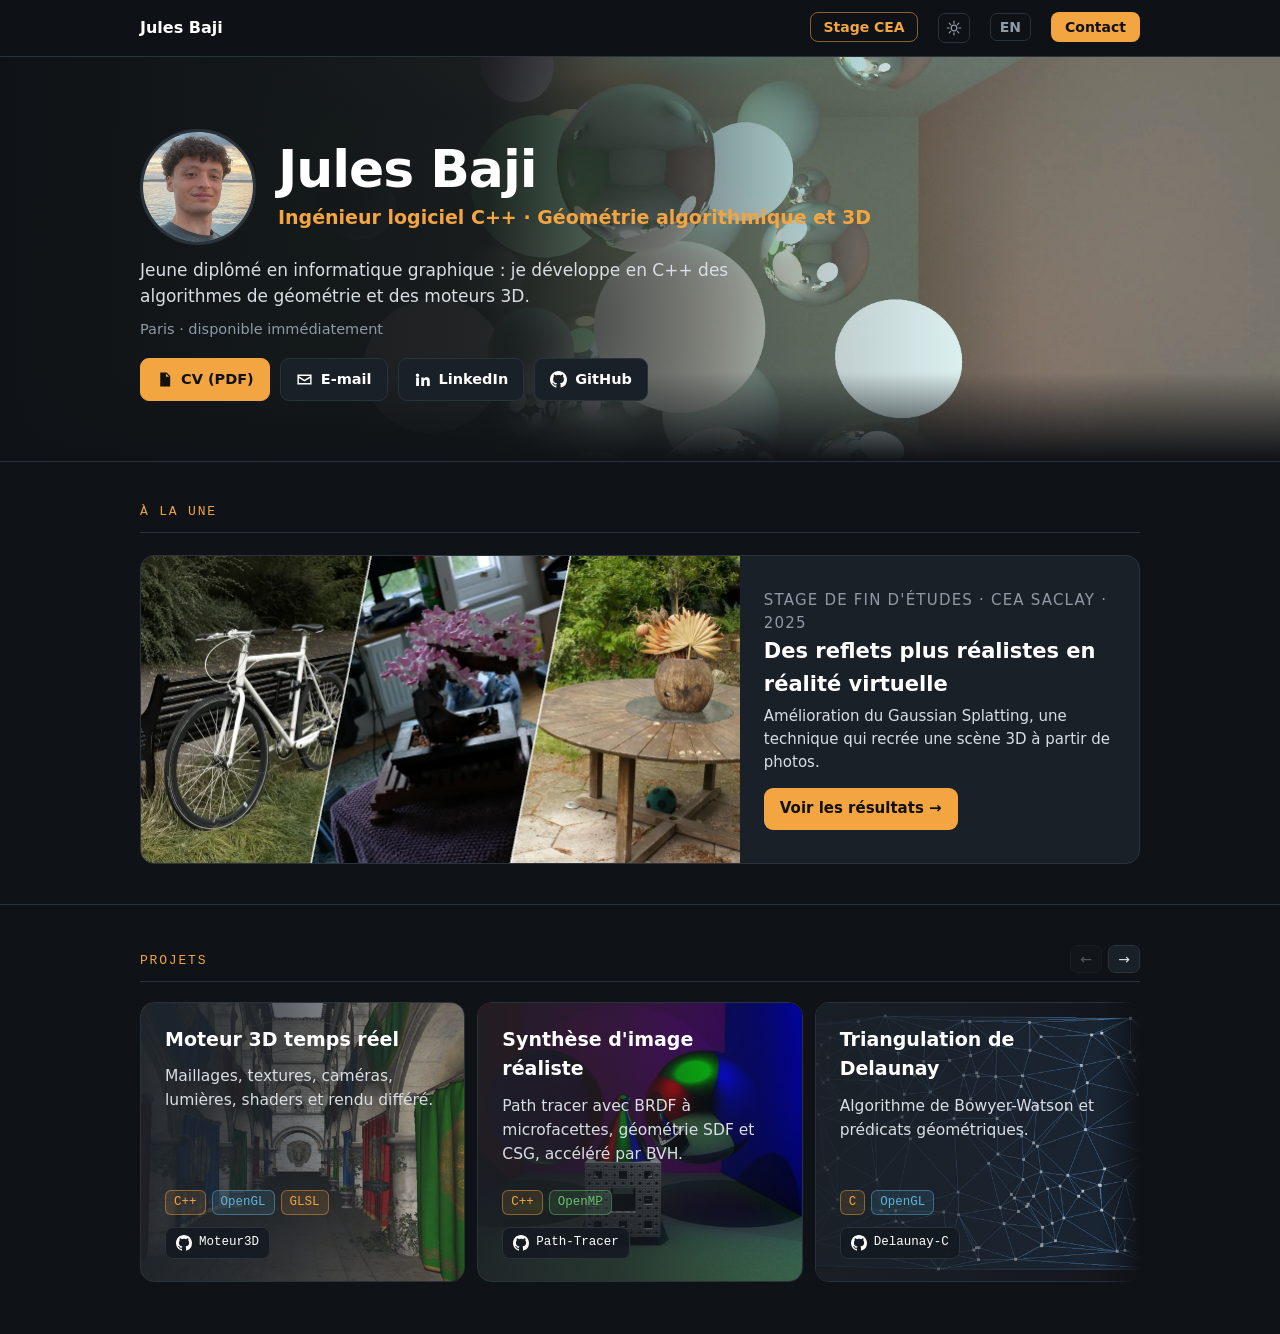
<file: projets.html>
<!DOCTYPE html><html><head><meta charset="UTF-8"><meta http-equiv="refresh" content="0; url=./#projets"><link rel="canonical" href="./#projets"><title>Jules Baji</title></head><body><a href="./#projets">./#projets</a></body></html>
</file>
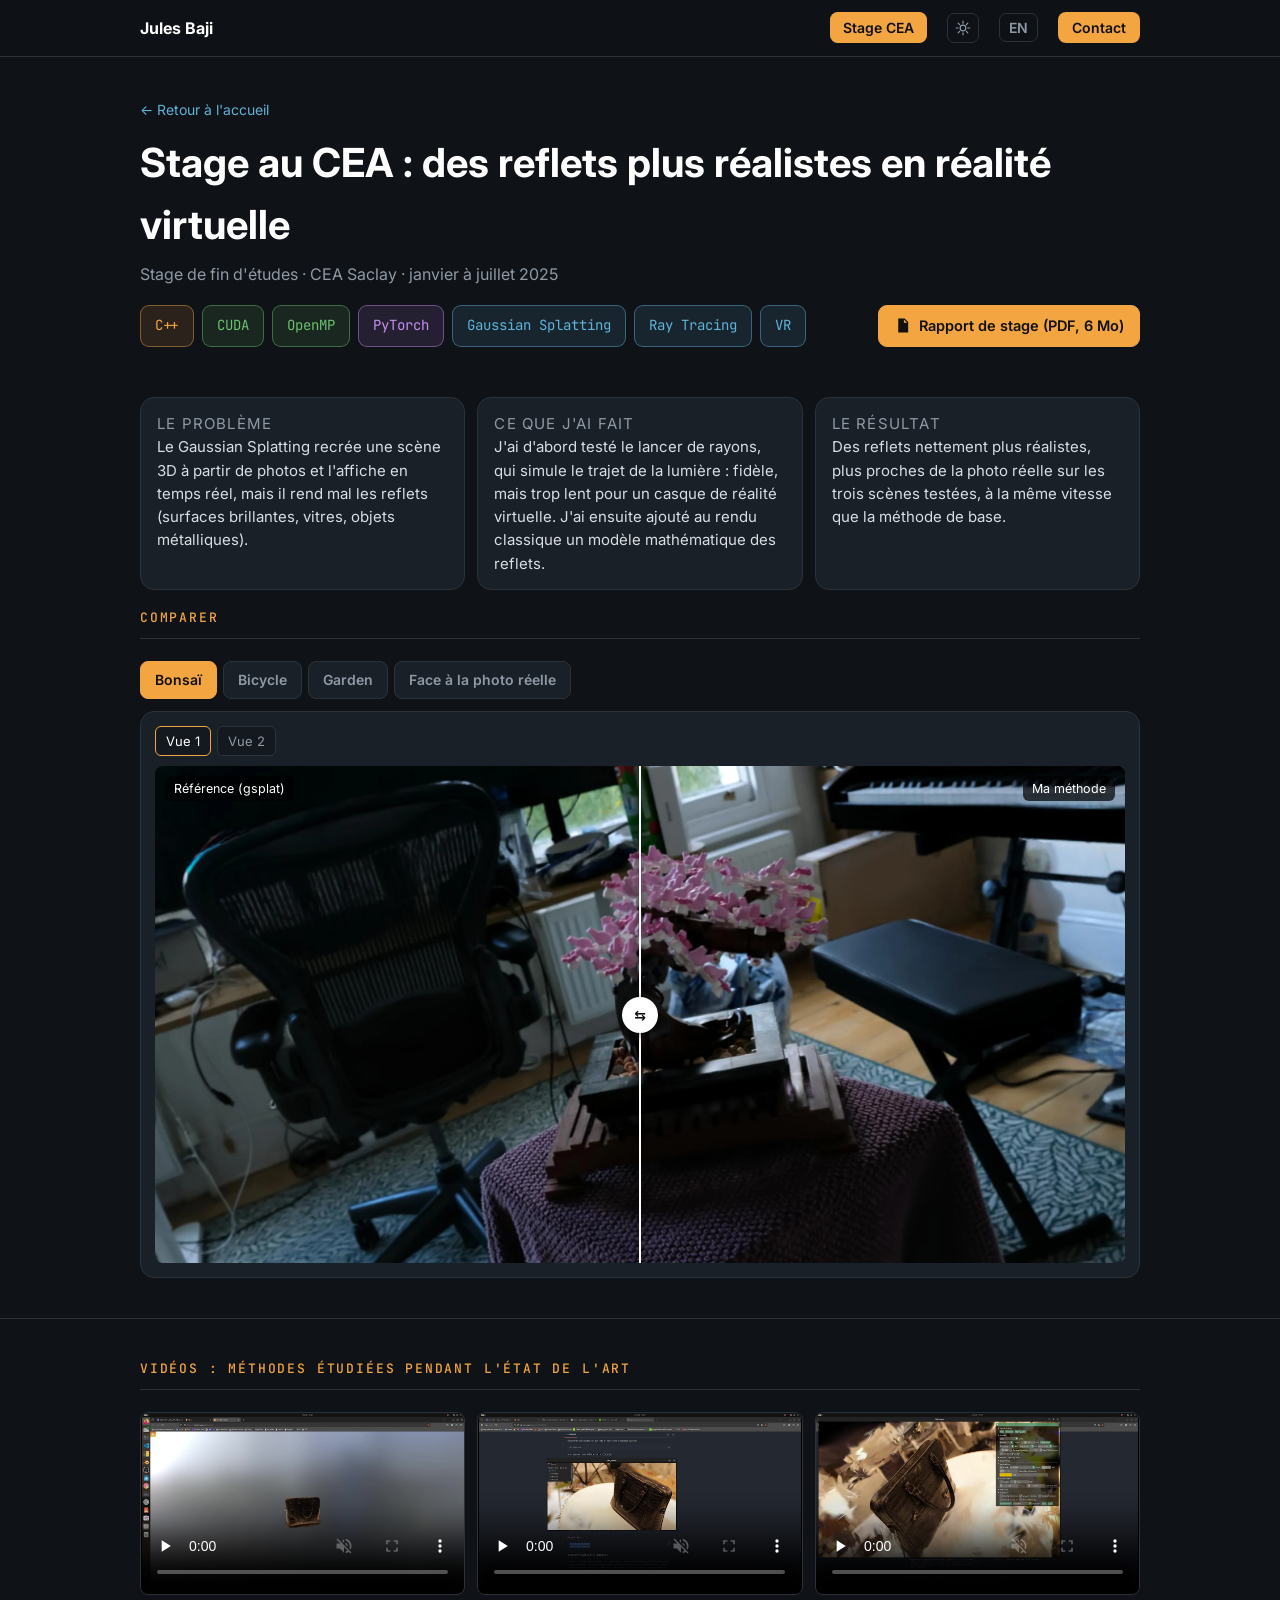
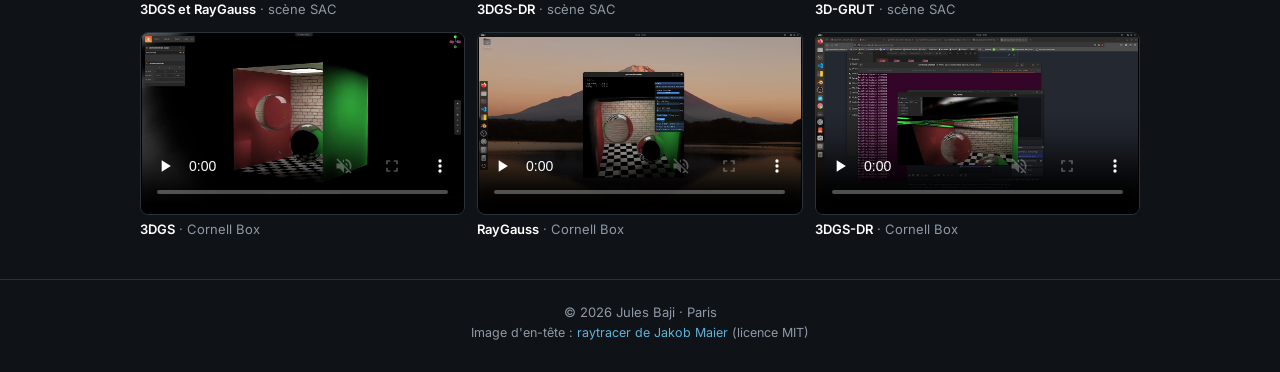
<file: stage-cea.html>
<!DOCTYPE html>
<html lang="fr">
<head>
<meta charset="UTF-8">
<meta name="viewport" content="width=device-width, initial-scale=1.0">
<title>Stage au CEA : des reflets plus réalistes en réalité virtuelle · Jules Baji</title>
<meta property="og:type" content="website">
<meta property="og:url" content="https://julesbaji.github.io/stage-cea.html">
<meta property="og:title" content="Stage au CEA : des reflets plus réalistes en réalité virtuelle · Jules Baji">
<meta property="og:description" content="Stage de fin d'études de Jules Baji au CEA Saclay : amélioration des reflets en Gaussian Splatting pour la réalité virtuelle.">
<meta property="og:image" content="https://julesbaji.github.io/images/web/apercu.jpg">
<meta property="og:image:width" content="1200">
<meta property="og:image:height" content="630">
<meta property="og:locale" content="fr_FR">
<meta name="twitter:card" content="summary_large_image">
<link rel="icon" href="images/favicon.svg?v=7" type="image/svg+xml">
<link rel="icon" href="images/favicon-32.png?v=7" sizes="32x32" type="image/png">
<link rel="apple-touch-icon" href="images/apple-touch-icon.png?v=7">
<meta name="description" content="Stage de fin d'études de Jules Baji au CEA Saclay : amélioration des reflets en Gaussian Splatting pour la réalité virtuelle.">
<link rel="preconnect" href="https://fonts.googleapis.com">
<link rel="preconnect" href="https://fonts.gstatic.com" crossorigin>
<link href="https://fonts.googleapis.com/css2?family=Inter:wght@400;500;600;700&family=JetBrains+Mono:wght@400;500&display=swap" rel="stylesheet">
<link rel="stylesheet" href="assets/style.css?v=dd0370ee">
<script>try{if(localStorage.getItem('theme')==='light')document.documentElement.dataset.theme='light'}catch(e){}</script>
</head>
<body>
<nav>
  <div class="wrap">
    <a class="brand" href="./">Jules Baji</a>
    <div class="ctl-mobile"><button class="theme" type="button" aria-label="Changer de thème (sombre/clair)" title="Changer de thème (sombre/clair)"><svg class="i-sun" viewBox="0 0 24 24" aria-hidden="true"><circle cx="12" cy="12" r="4.2"/><path d="M12 1.8v3M12 19.2v3M1.8 12h3M19.2 12h3M4.8 4.8l2.1 2.1M17.1 17.1l2.1 2.1M4.8 19.2l2.1-2.1M17.1 6.9l2.1-2.1"/></svg><svg class="i-moon" viewBox="0 0 24 24" aria-hidden="true"><path d="M20.5 14.6A8.6 8.6 0 0 1 9.4 3.5 8.6 8.6 0 1 0 20.5 14.6z"/></svg></button><a class="lang" href="en/cea-internship.html" hreflang="en" lang="en" title="English version">EN</a><a class="cta" href="./#contact">Contact</a></div>
    <ul>
      <li><a href="stage-cea.html" aria-current="page">Stage CEA</a></li>
      <li class="ctl"><button class="theme" type="button" aria-label="Changer de thème (sombre/clair)" title="Changer de thème (sombre/clair)"><svg class="i-sun" viewBox="0 0 24 24" aria-hidden="true"><circle cx="12" cy="12" r="4.2"/><path d="M12 1.8v3M12 19.2v3M1.8 12h3M19.2 12h3M4.8 4.8l2.1 2.1M17.1 17.1l2.1 2.1M4.8 19.2l2.1-2.1M17.1 6.9l2.1-2.1"/></svg><svg class="i-moon" viewBox="0 0 24 24" aria-hidden="true"><path d="M20.5 14.6A8.6 8.6 0 0 1 9.4 3.5 8.6 8.6 0 1 0 20.5 14.6z"/></svg></button></li>
      <li class="ctl"><a class="lang" href="en/cea-internship.html" hreflang="en" lang="en" title="English version">EN</a></li>
      <li class="ctl"><a class="cta" href="./#contact">Contact</a></li>
    </ul>
  </div>
</nav>

<main>
<div class="wrap page-head">
  <a class="back" href="./">← Retour à l'accueil</a>
  <h1>Stage au CEA : des reflets plus réalistes en réalité virtuelle</h1>
  <p>Stage de fin d'études · CEA Saclay · janvier à juillet 2025</p>
  <div class="head-tools"><div class="chips"><span class="chip">C++</span><span class="chip">CUDA</span><span class="chip">OpenMP</span><span class="chip">PyTorch</span><span class="chip">Gaussian Splatting</span><span class="chip">Ray Tracing</span><span class="chip">VR</span></div>
    <a class="btn primary" href="rapport/rapport_stage_cea_jules_baji.pdf" download><svg viewBox="0 0 24 24" aria-hidden="true"><path d="M6 2h9l5 5v15H6V2zm8 1.5V8h4.5L14 3.5zM8 12h10v1.6H8V12zm0 3.5h10v1.6H8v-1.6zm0 3.5h7v1.6H8V19z"/></svg>Rapport de stage (PDF, 6 Mo)</a>
  </div>
</div>

<section style="border-top:0">
  <div class="wrap">
    <div class="explain"><div class="card"><p class="kicker">Le problème</p><p>Le Gaussian Splatting recrée une scène 3D à partir de photos et l'affiche en temps réel, mais il rend mal les reflets (surfaces brillantes, vitres, objets métalliques).</p></div><div class="card"><p class="kicker">Ce que j'ai fait</p><p>J'ai d'abord testé le lancer de rayons, qui simule le trajet de la lumière : fidèle, mais trop lent pour un casque de réalité virtuelle. J'ai ensuite ajouté au rendu classique un modèle mathématique des reflets.</p></div><div class="card"><p class="kicker">Le résultat</p><p>Des reflets nettement plus réalistes, plus proches de la photo réelle sur les trois scènes testées, à la même vitesse que la méthode de base.</p></div></div>
    <h2>Comparer</h2>
    <div class="tabs" role="tablist" id="scene-tabs"></div>
    <div class="card viewer">
      <div class="top-line"><div class="views" id="scene-views"></div></div>
      <div class="compare" id="cmp"></div>
    </div>
  </div>
</section>

<section>
  <div class="wrap">
    <h2>Vidéos : méthodes étudiées pendant l'état de l'art</h2>
    <div class="videos"><figure><video controls muted loop playsinline preload="none" poster="videos/web/comparaison_3dgs_rg.jpg" src="videos/web/comparaison_3dgs_rg.mp4"></video><figcaption><b>3DGS et RayGauss</b> · scène SAC</figcaption></figure><figure><video controls muted loop playsinline preload="none" poster="videos/web/3dgs_dr_sac.jpg" src="videos/web/3dgs_dr_sac.mp4"></video><figcaption><b>3DGS-DR</b> · scène SAC</figcaption></figure><figure><video controls muted loop playsinline preload="none" poster="videos/web/3d_grut_sac.jpg" src="videos/web/3d_grut_sac.mp4"></video><figcaption><b>3D-GRUT</b> · scène SAC</figcaption></figure><figure><video controls muted loop playsinline preload="none" poster="videos/web/3dgs_cbox.jpg" src="videos/web/3dgs_cbox.mp4"></video><figcaption><b>3DGS</b> · Cornell Box</figcaption></figure><figure><video controls muted loop playsinline preload="none" poster="videos/web/rg_cbox.jpg" src="videos/web/rg_cbox.mp4"></video><figcaption><b>RayGauss</b> · Cornell Box</figcaption></figure><figure><video controls muted loop playsinline preload="none" poster="videos/web/3dgs_dr_cbox.jpg" src="videos/web/3dgs_dr_cbox.mp4"></video><figcaption><b>3DGS-DR</b> · Cornell Box</figcaption></figure></div>
  </div>
</section>

</main>

<footer>© 2026 Jules Baji · Paris<br><span class="credit">Image d'en-tête : <a href="https://github.com/gue-ni/raytracer" target="_blank" rel="noopener">raytracer de Jakob Maier</a> (licence MIT)</span></footer>
<script>
window.CEA_TXT = { prefix: '', ref: 'Référence (gsplat)', mine: 'Ma méthode', photo: 'Photo réelle', dec: ',',
  gtTab: 'Face à la photo réelle', gtMeta: 'Photo réelle à droite', full: 'Pleine résolution :', view: 'Vue', compare: 'Comparer',
  meta1: function (a, b) { return 'Résolution 1:1 · PSNR <b>' + a + '</b> → <b>' + b + '</b>'; },
  meta2: function (a, b) { return 'Résolution 1:2 · PSNR <b>' + a + '</b> → <b>' + b + '</b>'; } };
</script>
<script src="assets/chips.js?v=b3663b23"></script>
<script src="assets/theme.js?v=edba93ed"></script>
<script src="assets/cea.js?v=581910be"></script>
</body>
</html>
</file>
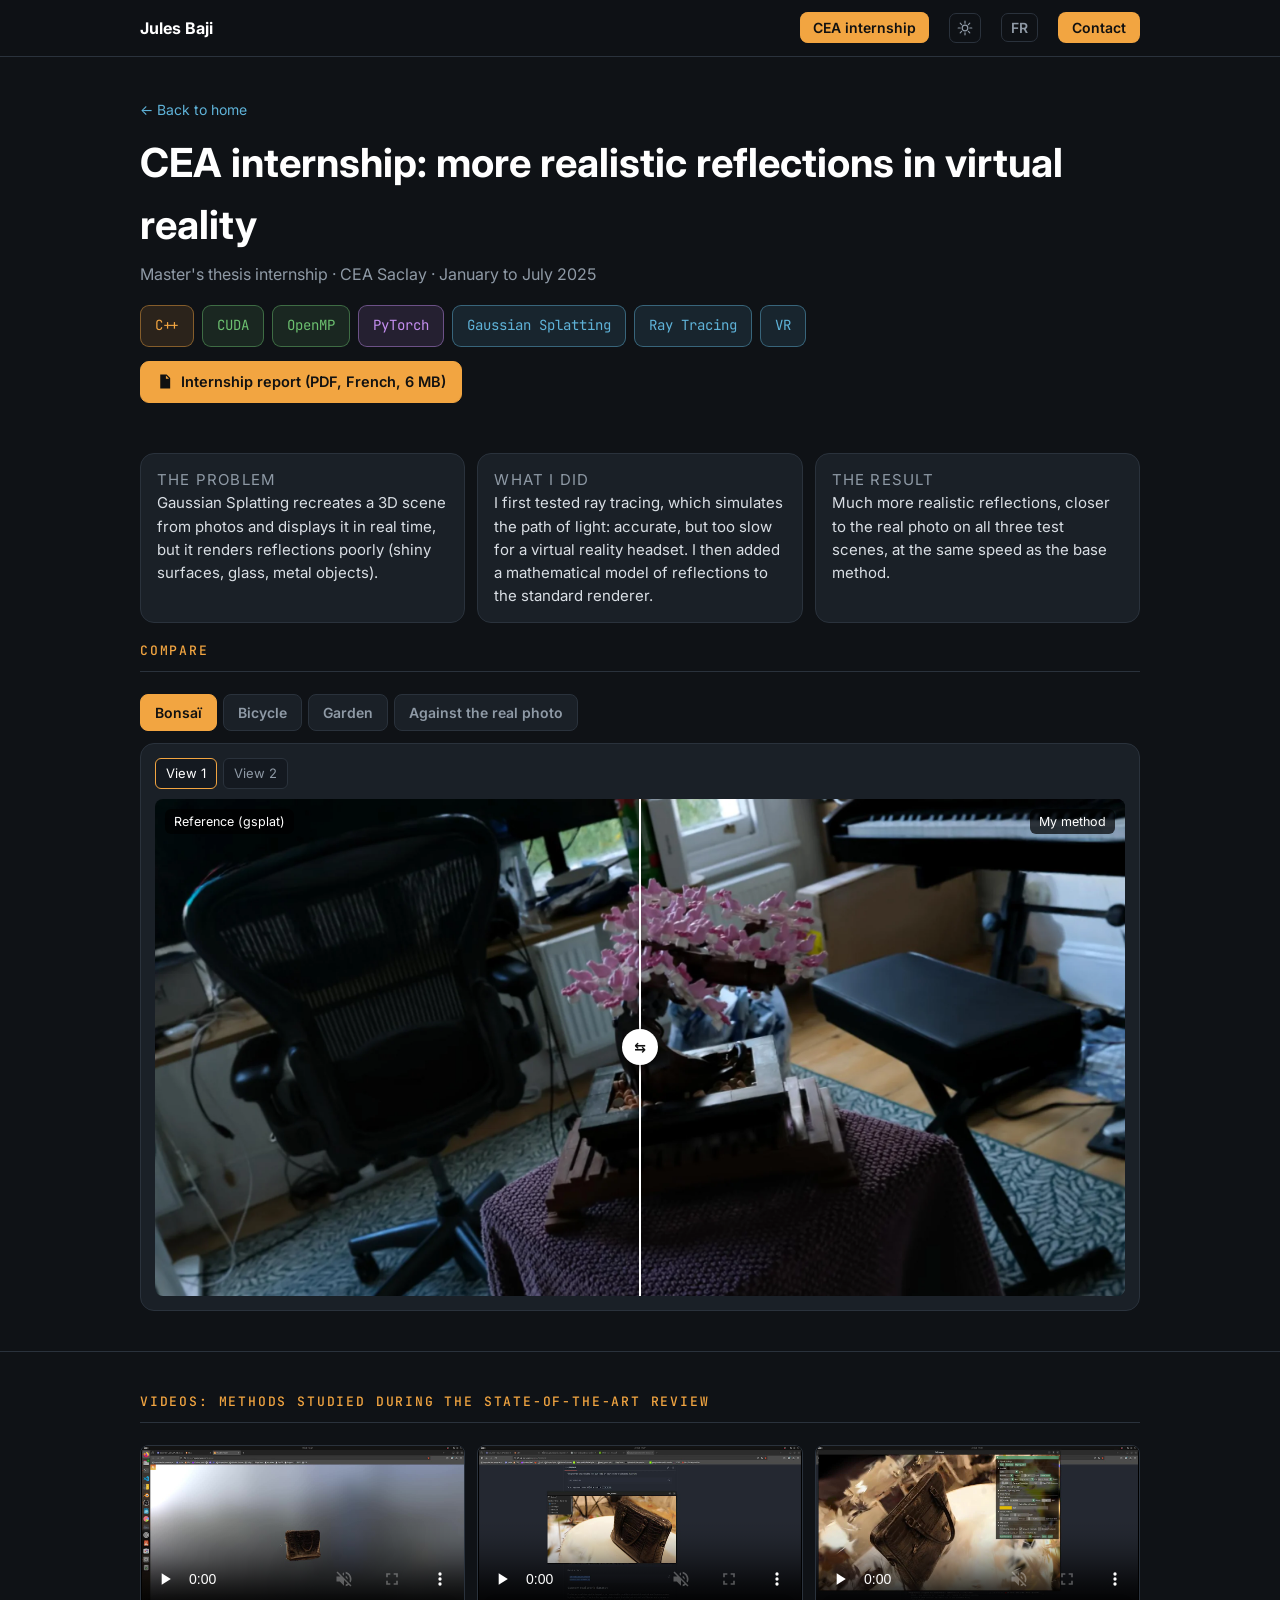
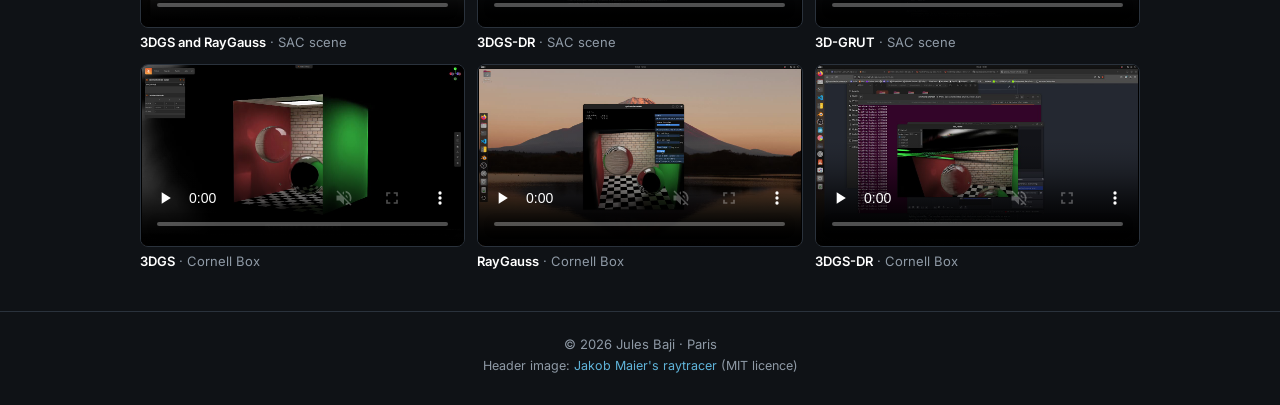
<file: en/cea-internship.html>
<!DOCTYPE html>
<html lang="en">
<head>
<meta charset="UTF-8">
<meta name="viewport" content="width=device-width, initial-scale=1.0">
<title>CEA internship: more realistic reflections in virtual reality · Jules Baji</title>
<meta property="og:type" content="website">
<meta property="og:url" content="https://julesbaji.github.io/en/cea-internship.html">
<meta property="og:title" content="CEA internship: more realistic reflections in virtual reality · Jules Baji">
<meta property="og:description" content="Jules Baji's master's thesis internship at CEA Saclay: better reflections in Gaussian Splatting for virtual reality.">
<meta property="og:image" content="https://julesbaji.github.io/images/web/apercu-en.jpg">
<meta property="og:image:width" content="1200">
<meta property="og:image:height" content="630">
<meta property="og:locale" content="en_US">
<meta name="twitter:card" content="summary_large_image">
<link rel="icon" href="../images/favicon.svg?v=7" type="image/svg+xml">
<link rel="icon" href="../images/favicon-32.png?v=7" sizes="32x32" type="image/png">
<link rel="apple-touch-icon" href="../images/apple-touch-icon.png?v=7">
<meta name="description" content="Jules Baji's master's thesis internship at CEA Saclay: better reflections in Gaussian Splatting for virtual reality.">
<link rel="preconnect" href="https://fonts.googleapis.com">
<link rel="preconnect" href="https://fonts.gstatic.com" crossorigin>
<link href="https://fonts.googleapis.com/css2?family=Inter:wght@400;500;600;700&family=JetBrains+Mono:wght@400;500&display=swap" rel="stylesheet">
<link rel="stylesheet" href="../assets/style.css?v=dd0370ee">
<script>try{if(localStorage.getItem('theme')==='light')document.documentElement.dataset.theme='light'}catch(e){}</script>
</head>
<body>
<nav>
  <div class="wrap">
    <a class="brand" href="./">Jules Baji</a>
    <div class="ctl-mobile"><button class="theme" type="button" aria-label="Switch theme (dark/light)" title="Switch theme (dark/light)"><svg class="i-sun" viewBox="0 0 24 24" aria-hidden="true"><circle cx="12" cy="12" r="4.2"/><path d="M12 1.8v3M12 19.2v3M1.8 12h3M19.2 12h3M4.8 4.8l2.1 2.1M17.1 17.1l2.1 2.1M4.8 19.2l2.1-2.1M17.1 6.9l2.1-2.1"/></svg><svg class="i-moon" viewBox="0 0 24 24" aria-hidden="true"><path d="M20.5 14.6A8.6 8.6 0 0 1 9.4 3.5 8.6 8.6 0 1 0 20.5 14.6z"/></svg></button><a class="lang" href="../stage-cea.html" hreflang="fr" lang="fr" title="Version française">FR</a><a class="cta" href="./#contact">Contact</a></div>
    <ul>
      <li><a href="cea-internship.html" aria-current="page">CEA internship</a></li>
      <li class="ctl"><button class="theme" type="button" aria-label="Switch theme (dark/light)" title="Switch theme (dark/light)"><svg class="i-sun" viewBox="0 0 24 24" aria-hidden="true"><circle cx="12" cy="12" r="4.2"/><path d="M12 1.8v3M12 19.2v3M1.8 12h3M19.2 12h3M4.8 4.8l2.1 2.1M17.1 17.1l2.1 2.1M4.8 19.2l2.1-2.1M17.1 6.9l2.1-2.1"/></svg><svg class="i-moon" viewBox="0 0 24 24" aria-hidden="true"><path d="M20.5 14.6A8.6 8.6 0 0 1 9.4 3.5 8.6 8.6 0 1 0 20.5 14.6z"/></svg></button></li>
      <li class="ctl"><a class="lang" href="../stage-cea.html" hreflang="fr" lang="fr" title="Version française">FR</a></li>
      <li class="ctl"><a class="cta" href="./#contact">Contact</a></li>
    </ul>
  </div>
</nav>

<main>
<div class="wrap page-head">
  <a class="back" href="./">← Back to home</a>
  <h1>CEA internship: more realistic reflections in virtual reality</h1>
  <p>Master's thesis internship · CEA Saclay · January to July 2025</p>
  <div class="head-tools"><div class="chips"><span class="chip">C++</span><span class="chip">CUDA</span><span class="chip">OpenMP</span><span class="chip">PyTorch</span><span class="chip">Gaussian Splatting</span><span class="chip">Ray Tracing</span><span class="chip">VR</span></div>
    <a class="btn primary" href="../rapport/rapport_stage_cea_jules_baji.pdf" download><svg viewBox="0 0 24 24" aria-hidden="true"><path d="M6 2h9l5 5v15H6V2zm8 1.5V8h4.5L14 3.5zM8 12h10v1.6H8V12zm0 3.5h10v1.6H8v-1.6zm0 3.5h7v1.6H8V19z"/></svg>Internship report (PDF, French, 6 MB)</a>
  </div>
</div>

<section style="border-top:0">
  <div class="wrap">
    <div class="explain"><div class="card"><p class="kicker">The problem</p><p>Gaussian Splatting recreates a 3D scene from photos and displays it in real time, but it renders reflections poorly (shiny surfaces, glass, metal objects).</p></div><div class="card"><p class="kicker">What I did</p><p>I first tested ray tracing, which simulates the path of light: accurate, but too slow for a virtual reality headset. I then added a mathematical model of reflections to the standard renderer.</p></div><div class="card"><p class="kicker">The result</p><p>Much more realistic reflections, closer to the real photo on all three test scenes, at the same speed as the base method.</p></div></div>
    <h2>Compare</h2>
    <div class="tabs" role="tablist" id="scene-tabs"></div>
    <div class="card viewer">
      <div class="top-line"><div class="views" id="scene-views"></div></div>
      <div class="compare" id="cmp"></div>
    </div>
  </div>
</section>

<section>
  <div class="wrap">
    <h2>Videos: methods studied during the state-of-the-art review</h2>
    <div class="videos"><figure><video controls muted loop playsinline preload="none" poster="../videos/web/comparaison_3dgs_rg.jpg" src="../videos/web/comparaison_3dgs_rg.mp4"></video><figcaption><b>3DGS and RayGauss</b> · SAC scene</figcaption></figure><figure><video controls muted loop playsinline preload="none" poster="../videos/web/3dgs_dr_sac.jpg" src="../videos/web/3dgs_dr_sac.mp4"></video><figcaption><b>3DGS-DR</b> · SAC scene</figcaption></figure><figure><video controls muted loop playsinline preload="none" poster="../videos/web/3d_grut_sac.jpg" src="../videos/web/3d_grut_sac.mp4"></video><figcaption><b>3D-GRUT</b> · SAC scene</figcaption></figure><figure><video controls muted loop playsinline preload="none" poster="../videos/web/3dgs_cbox.jpg" src="../videos/web/3dgs_cbox.mp4"></video><figcaption><b>3DGS</b> · Cornell Box</figcaption></figure><figure><video controls muted loop playsinline preload="none" poster="../videos/web/rg_cbox.jpg" src="../videos/web/rg_cbox.mp4"></video><figcaption><b>RayGauss</b> · Cornell Box</figcaption></figure><figure><video controls muted loop playsinline preload="none" poster="../videos/web/3dgs_dr_cbox.jpg" src="../videos/web/3dgs_dr_cbox.mp4"></video><figcaption><b>3DGS-DR</b> · Cornell Box</figcaption></figure></div>
  </div>
</section>

</main>

<footer>© 2026 Jules Baji · Paris<br><span class="credit">Header image: <a href="https://github.com/gue-ni/raytracer" target="_blank" rel="noopener">Jakob Maier's raytracer</a> (MIT licence)</span></footer>
<script>
window.CEA_TXT = { prefix: '../', ref: 'Reference (gsplat)', mine: 'My method', photo: 'Real photo', dec: '.',
  gtTab: 'Against the real photo', gtMeta: 'Real photo on the right', full: 'Full resolution:', view: 'View', compare: 'Compare',
  meta1: function (a, b) { return 'Resolution 1:1 · PSNR <b>' + a + '</b> → <b>' + b + '</b>'; },
  meta2: function (a, b) { return 'Resolution 1:2 · PSNR <b>' + a + '</b> → <b>' + b + '</b>'; } };
</script>
<script src="../assets/chips.js?v=b3663b23"></script>
<script src="../assets/theme.js?v=edba93ed"></script>
<script src="../assets/cea.js?v=581910be"></script>
</body>
</html>
</file>
<file: assets/style.css>
:root {
  color-scheme: dark;
  --bg: #0f1216; --bg-2: #141920; --card: #1a2027; --line: #2a323c;
  --text: #d9dee4; --muted: #8f9aa6; --title: #ffffff;
  --accent: #f2a541; --accent-2: #5fb3d9; --radius: 14px;
  --mono: 'JetBrains Mono', ui-monospace, monospace;
  --k-lang: #f2a541; --k-gpu: #6cc070; --k-gfx: #5fb3d9; --k-ml: #c48ef0; --k-tool: #9aa5b1;
}
[data-theme="light"] {
  color-scheme: light;
  --bg: #f7f6f3; --bg-2: #efede8; --card: #ffffff; --line: #e2ded6;
  --text: #2a2d31; --muted: #676d74; --title: #111316;
  --accent: #c76d00; --accent-2: #1f7aa8;
  --k-lang: #c76d00; --k-gpu: #2e8b3e; --k-gfx: #1f7aa8; --k-ml: #8a4bc4; --k-tool: #66707a;
}
* { box-sizing: border-box; }
html { scroll-behavior: smooth; scroll-padding-top: 64px; }
body { margin: 0; font-family: 'Inter', system-ui, sans-serif; background: var(--bg); color: var(--text); line-height: 1.55; font-size: 16px; }
a { color: var(--accent-2); text-decoration: none; }
a:hover { text-decoration: underline; }
.wrap { max-width: 1040px; margin: 0 auto; padding: 0 20px; }
img { max-width: 100%; }

/* Navigation */
nav { position: sticky; top: 0; z-index: 10; background: color-mix(in srgb, var(--bg) 88%, transparent); backdrop-filter: blur(8px); border-bottom: 1px solid var(--line); }
nav .wrap { display: flex; align-items: center; justify-content: space-between; min-height: 56px; gap: 16px; }
nav ul a[aria-current="page"] { color: var(--title); font-weight: 600; box-shadow: inset 0 -2px 0 var(--accent); padding-bottom: 4px; }
nav .brand { font-weight: 700; color: var(--title); }
nav .brand:hover { text-decoration: none; }
nav ul { list-style: none; display: flex; align-items: center; gap: 20px; margin: 0; padding: 0; font-size: 14px; }
nav ul a { color: var(--muted); }
nav ul a:hover { color: var(--title); text-decoration: none; }
nav .lang { color: var(--muted); font-weight: 600; border: 1px solid var(--line); padding: 5px 9px; border-radius: 7px; }
nav .cta { color: #111; background: var(--accent); padding: 7px 14px; border-radius: 8px; font-weight: 600; }
nav .cta:hover { color: #111; filter: brightness(1.08); }
@media (max-width: 720px) {
  nav .wrap { flex-wrap: wrap; gap: 0 12px; padding-top: 8px; padding-bottom: 8px; }
  nav ul { order: 3; width: 100%; gap: 18px; padding: 8px 0 2px; white-space: nowrap; }
  nav ul li.ctl { display: none; }
  nav .ctl-mobile { display: flex; gap: 8px; align-items: center; }
}
@media (min-width: 721px) { nav .ctl-mobile { display: none; } }

/* Hero */
.hero { position: relative; overflow: hidden; padding: 72px 0 60px; isolation: isolate; }
.hero .banner { position: absolute; inset: 0; width: 100%; height: 100%; object-fit: cover; object-position: 60% 40%; z-index: -2; }
.hero::before { content: ""; position: absolute; inset: 0; z-index: -1; pointer-events: none;
  background: linear-gradient(90deg, var(--bg) 0%, color-mix(in srgb, var(--bg) 92%, transparent) 38%, color-mix(in srgb, var(--bg) 25%, transparent) 62%, transparent 80%),
              linear-gradient(0deg, var(--bg) 0%, transparent 22%); }
@media (max-width: 900px) { .hero::before { background: color-mix(in srgb, var(--bg) 80%, transparent); } }
.hero .wrap { display: block; }
.hero .id { display: flex; align-items: center; gap: 22px; margin: 0 0 12px; }
.hero .id .role { margin: 0; }
.hero .photo { flex: none; width: 116px; height: 116px; border-radius: 50%; object-fit: cover; border: 3px solid var(--line); }
@media (max-width: 640px) { .hero .id { gap: 16px; } .hero .photo { width: 88px; height: 88px; } }
.hero h1 { font-size: clamp(36px, 6vw, 52px); line-height: 1.05; margin: 0 0 6px; color: var(--title); letter-spacing: -.02em; }
.hero .role { font-size: 19px; color: var(--accent); font-weight: 600; margin: 0 0 10px; }
.hero .pitch { font-size: 17px; margin: 0 0 8px; max-width: 600px; }
.hero .meta { font-size: 14.5px; color: var(--muted); margin: 0 0 18px; }
@media (max-width: 640px) {
}
.links { display: flex; flex-wrap: wrap; gap: 10px; }
.btn { display: inline-flex; align-items: center; gap: 8px; padding: 9px 15px; border-radius: 9px; font-weight: 600; font-size: 14.5px; border: 1px solid var(--line); color: var(--title); background: var(--card); }
.btn svg { width: 17px; height: 17px; fill: currentColor; }
.btn.primary { background: var(--accent); border-color: var(--accent); color: #111; }
.btn:hover { text-decoration: none; filter: brightness(1.08); }

/* Sections */
section { padding: 40px 0; border-top: 1px solid var(--line); }
h2 { font-family: var(--mono); font-size: 13px; font-weight: 500; text-transform: uppercase; letter-spacing: .14em; color: var(--accent); margin: 0 0 22px; padding-bottom: 10px; border-bottom: 1px solid var(--line); }
h2 .small { text-transform: none; letter-spacing: 0; font-family: 'Inter', system-ui, sans-serif; }
.card { background: var(--card); border: 1px solid var(--line); border-radius: var(--radius); }

/* Points forts */
.highlights { display: grid; grid-template-columns: 1fr 1fr; gap: 14px; }
.hl-main { grid-column: 1 / -1; overflow: hidden; display: grid; grid-template-columns: 1.5fr 1fr; color: var(--text); }
.hl-main:hover { text-decoration: none; border-color: var(--accent); }
.hl-main img { display: block; width: 100%; height: 100%; aspect-ratio: 1200 / 615; object-fit: cover; }
.hl-main .body { padding: 22px 24px; align-self: center; }
.hl-main h3 { font-size: 21px !important; }
@media (max-width: 760px) { .highlights { grid-template-columns: 1fr; } .hl-main { grid-template-columns: 1fr; } .hl-main img { height: auto; } }
.hl-side { display: contents; }
.hl { padding: 16px 18px; display: block; color: var(--text); }
a.hl:hover { text-decoration: none; border-color: var(--accent); }
.kicker { font-size: 12.5px; text-transform: uppercase; letter-spacing: .08em; color: var(--muted); margin: 0 0 4px; }
.hl h3, .hl-main h3 { margin: 0 0 4px; font-size: 18px; color: var(--title); }
.hl p, .hl-main p { margin: 0; font-size: 15px; }
.more { display: inline-block; margin-top: 8px; font-weight: 600; font-size: 14px; color: var(--accent-2); }

/* Expérience et formation */
.rows { display: grid; gap: 10px; }
.row { display: grid; grid-template-columns: 180px 1fr auto; gap: 6px 18px; align-items: baseline; padding: 14px 18px; }
.row .org { font-weight: 700; color: var(--title); }
.row .what { margin: 0; }
.row .when { font-family: var(--mono); font-size: 13px; color: var(--muted); white-space: nowrap; }
@media (max-width: 640px) { .row { grid-template-columns: 1fr; } }

/* Expérience et formation, façon CV */
.entries { display: grid; gap: 0; }
.entry { display: grid; grid-template-columns: 190px 1fr; gap: 6px 28px; padding: 16px 0; border-bottom: 1px solid var(--line); }
.entry:last-child { border-bottom: 0; }
.entry .side { display: flex; flex-direction: column; gap: 4px; }
.entry .when { font-family: var(--mono); font-size: 13px; color: var(--muted); }
.entry .org { font-weight: 700; color: var(--title); font-size: 17px; }
.entry .logo { display: block; margin: 4px 0 2px; height: auto; }
.entry .logo-cea { width: 48px; border-radius: 6px; }
.entry .logo-kreon { width: 110px; }
.entry .logo-unilim { width: 110px; }
.entry h3 { margin: 0 0 4px; font-size: 17px; color: var(--title); }
.entry p { margin: 0 0 8px; }
.entry .more { margin-top: 8px; }
@media (max-width: 640px) { .entry { grid-template-columns: 1fr; } }

/* Compétences */
.sk { display: grid; grid-template-columns: 210px 1fr; gap: 8px 16px; align-items: center; }
.sk b { color: var(--title); font-weight: 600; }
.sk .chip { font-size: 13px; padding: 3px 9px; }
@media (max-width: 640px) { .sk { grid-template-columns: 1fr; } }
.skills { display: grid; gap: 12px; padding: 18px 20px; }
.skills p { margin: 0; }
.skills b { display: inline-block; min-width: 210px; color: var(--title); font-weight: 600; }
@media (max-width: 640px) { .skills b { display: block; min-width: 0; } }
.skills .dot { color: var(--muted); padding: 0 4px; }

/* Projets */
.grid { display: grid; grid-template-columns: repeat(auto-fill, minmax(290px, 1fr)); gap: 12px; }
.proj { padding: 14px 16px; display: flex; flex-direction: column; gap: 6px; }
.proj h3 { margin: 0; font-size: 16px; color: var(--title); }
.proj p { margin: 0; font-size: 14.5px; flex: 1; }
.proj.has-bg { position: relative; overflow: hidden; isolation: isolate; }
.proj .bg { position: absolute; inset: 0; width: 100%; height: 100%; object-fit: cover; object-position: 70% 50%; z-index: -2; }
.proj.has-bg { background: #000; }
.proj.has-bg::before { content: ''; position: absolute; inset: 0; z-index: -1;
  background: linear-gradient(90deg, color-mix(in srgb, var(--card) 92%, transparent) 0%, color-mix(in srgb, var(--card) 70%, transparent) 45%, color-mix(in srgb, var(--card) 10%, transparent) 100%); }
[data-theme="light"] .proj.has-bg { background: #fff; }
[data-theme="light"] .proj .bg.inv { filter: invert(1) hue-rotate(180deg); }
@media (prefers-reduced-motion: reduce) { .proj .bg { display: none; } }
.chips { display: flex; flex-wrap: wrap; gap: 6px; }
.chip { --k: var(--k-tool); font-family: var(--mono); font-size: 12px; padding: 2px 8px; border-radius: 6px; color: var(--k); border: 1px solid color-mix(in srgb, var(--k) 45%, transparent); background: color-mix(in srgb, var(--k) 12%, transparent); white-space: nowrap; }
.chip.lang { --k: var(--k-lang); } .chip.gpu { --k: var(--k-gpu); } .chip.gfx { --k: var(--k-gfx); } .chip.ml { --k: var(--k-ml); } .chip.tool { --k: var(--k-tool); }
.repo { display: flex; flex-wrap: wrap; gap: 6px; margin-top: 2px; }
.repo a { display: inline-flex; align-items: center; gap: 7px; color: var(--title); font-family: var(--mono); font-size: 12.5px; padding: 5px 10px; border-radius: 8px; border: 1px solid var(--line); background: color-mix(in srgb, var(--bg-2) 85%, transparent); backdrop-filter: blur(4px); position: relative; z-index: 1; }
.repo a:hover { color: var(--title); text-decoration: none; border-color: var(--accent-2); }
.repo svg { width: 16px; height: 16px; fill: currentColor; }

/* Contact */
.contact p { margin: 0 0 8px; }
.small { font-size: 14px; color: var(--muted); }
footer { padding: 22px 0 30px; color: var(--muted); font-size: 13px; text-align: center; border-top: 1px solid var(--line); }

/* Page du stage */
.page-head { padding-top: 40px; padding-bottom: 10px; }
.page-head .back { font-size: 14px; }
.page-head h1 { font-size: clamp(28px, 4.5vw, 40px); margin: 10px 0 6px; color: var(--title); }
.page-head p { margin: 0; color: var(--muted); }
.head-tools { display: flex; flex-wrap: wrap; align-items: center; justify-content: space-between; gap: 14px 20px; margin-top: 18px; }
.explain { display: grid; grid-template-columns: repeat(3, 1fr); gap: 12px; margin: 0 0 18px; }
@media (max-width: 760px) { .explain { grid-template-columns: 1fr; } }
.explain > div { padding: 14px 16px; }
.explain p { margin: 0; font-size: 15px; }
.note { color: var(--muted); font-size: 14.5px; margin: 0 0 16px; }
.tabs { display: flex; flex-wrap: wrap; gap: 6px; margin-bottom: 12px; }
.tab { font: inherit; font-size: 14px; font-weight: 600; padding: 7px 14px; border-radius: 8px; border: 1px solid var(--line); background: var(--card); color: var(--muted); cursor: pointer; }
.tab[aria-selected="true"] { background: var(--accent); border-color: var(--accent); color: #111; }
.viewer { padding: 14px; }
.viewer .top-line { display: flex; flex-wrap: wrap; justify-content: space-between; align-items: center; gap: 8px 16px; margin-bottom: 10px; }
.viewer .meta { font-family: var(--mono); font-size: 12.5px; color: var(--muted); }
.viewer .meta b { color: var(--accent); font-weight: 500; }
.views { display: flex; gap: 6px; }
.views button { font: inherit; font-size: 13px; padding: 4px 10px; border-radius: 6px; border: 1px solid var(--line); background: var(--bg-2); color: var(--muted); cursor: pointer; }
.views button[aria-pressed="true"] { color: var(--title); border-color: var(--accent); }
.compare { position: relative; overflow: hidden; border-radius: 8px; background: #000; user-select: none; touch-action: pan-y; }
.compare img { display: block; width: 100%; height: auto; }
.compare .top { position: absolute; inset: 0; clip-path: inset(0 0 0 50%); }
.compare .top img { height: 100%; object-fit: cover; }
.compare .bar { position: absolute; top: 0; bottom: 0; left: 50%; width: 2px; background: #fff; transform: translateX(-1px); pointer-events: none; box-shadow: 0 0 6px rgba(0,0,0,.6); }
.compare .knob { position: absolute; top: 50%; left: 50%; width: 36px; height: 36px; margin: -18px 0 0 -18px; border-radius: 50%; background: #fff; color: #111; display: grid; place-items: center; font-size: 14px; font-weight: 700; pointer-events: none; box-shadow: 0 2px 10px rgba(0,0,0,.5); }
.compare .lbl { position: absolute; top: 10px; padding: 3px 9px; border-radius: 6px; background: rgba(0,0,0,.7); color: #fff; font-size: 12.5px; pointer-events: none; }
.compare .lbl.l { left: 10px; } .compare .lbl.r { right: 10px; }
@media (max-width: 520px) { .compare .lbl { top: 6px; font-size: 11px; padding: 2px 6px; } .compare .lbl.l { left: 6px; } .compare .lbl.r { right: 6px; } }
.compare input[type=range] { position: absolute; inset: 0; width: 100%; height: 100%; opacity: 0; cursor: ew-resize; margin: 0; }
.full { font-size: 12.5px; margin-top: 8px; color: var(--muted); }
.full a { color: var(--muted); text-decoration: underline; }
.videos { display: grid; grid-template-columns: repeat(3, 1fr); gap: 12px; }
@media (max-width: 760px) { .videos { grid-template-columns: 1fr 1fr; } }
@media (max-width: 480px) { .videos { grid-template-columns: 1fr; } }
figure { margin: 0; }
figure video { width: 100%; display: block; border-radius: 8px; border: 1px solid var(--line); background: #000; aspect-ratio: 16/9; object-fit: contain; }
figcaption { font-size: 13px; color: var(--muted); margin-top: 4px; }
figcaption b { color: var(--title); font-weight: 600; }

/* Theme toggle */
.theme { display: inline-flex; align-items: center; justify-content: center; width: 32px; height: 30px; padding: 0; border: 1px solid var(--line); border-radius: 7px; background: transparent; color: var(--muted); cursor: pointer; }
.theme:hover { color: var(--title); border-color: var(--muted); }
.theme svg { width: 16px; height: 16px; fill: none; stroke: currentColor; stroke-width: 1.8; stroke-linecap: round; }
.theme .i-moon { fill: currentColor; stroke: none; }
.theme .i-moon, [data-theme="light"] .theme .i-sun { display: none; }
[data-theme="light"] .theme .i-moon { display: block; }
.on-light { display: none !important; }
[data-theme="light"] .on-light { display: block !important; }
[data-theme="light"] .on-dark { display: none !important; }

/* Horizontal project scroller */
.h2row { display: flex; align-items: flex-end; gap: 12px; border-bottom: 1px solid var(--line); margin-bottom: 18px; }
.h2row h2 { flex: 1; border-bottom: 0; margin-bottom: 0; }
.scroll-btns { display: flex; gap: 6px; padding-bottom: 8px; }
.sb { width: 32px; height: 28px; border: 1px solid var(--line); border-radius: 7px; background: var(--card); color: var(--text); cursor: pointer; font: inherit; font-size: 14px; line-height: 1; }
.sb:hover:not(:disabled) { border-color: var(--accent); color: var(--title); }
.sb:disabled { opacity: .35; cursor: default; }
.scroller { display: flex; gap: 12px; overflow-x: auto; scroll-snap-type: x mandatory; scroll-padding-left: 2px; padding: 2px 2px 12px; margin: 0 -2px;
  scrollbar-width: thin; scrollbar-color: var(--line) transparent; overscroll-behavior-x: contain; }
.scroller:focus-visible { outline: 2px solid var(--accent-2); outline-offset: 4px; border-radius: 8px; }
.scroller > .proj { flex: 0 0 calc((100% - 24px) / 3); scroll-snap-align: start; min-height: 280px; padding: 22px 24px; gap: 10px; }
.scroller > .proj h3 { font-size: 19px; }
.scroller > .proj p { font-size: 15.5px; }
.scroller > .proj .chip { font-size: 12.5px; }
@media (max-width: 1000px) and (min-width: 721px) { .scroller > .proj { flex-basis: calc((100% - 12px) / 2); } }
@media (max-width: 720px) { .scroller > .proj { flex-basis: 82%; } .scroll-btns { display: none; } }
.scroller { --fl: 0px; --fr: 40px; -webkit-mask-image: linear-gradient(90deg, transparent 0, #000 var(--fl), #000 calc(100% - var(--fr)), transparent 100%); mask-image: linear-gradient(90deg, transparent 0, #000 var(--fl), #000 calc(100% - var(--fr)), transparent 100%); }
.scroller.not-start { --fl: 40px; }
.scroller.at-end { --fr: 0px; }
.proj.has-bg:has(.bg.on-dark) { background: var(--card); }

/* "Stage CEA" in the nav: highlighted */
nav ul li:not(.ctl) a { color: var(--accent); font-weight: 600; border: 1px solid color-mix(in srgb, var(--accent) 55%, transparent); padding: 6px 12px; border-radius: 8px; }
nav ul li:not(.ctl) a:hover { color: var(--title); border-color: var(--accent); }
nav ul li:not(.ctl) a[aria-current="page"] { color: #111; background: var(--accent); box-shadow: none; padding: 6px 12px; }
@media (max-width: 720px) {
  nav ul li:not(.ctl) a { display: inline-flex; align-items: center; height: 34px; padding: 0 12px; font-size: 14px; }
  nav .ctl-mobile .theme, nav .ctl-mobile .lang, nav .ctl-mobile .cta { height: 34px; display: inline-flex; align-items: center; box-sizing: border-box; }
  nav .ctl-mobile .lang { padding: 0 10px; } nav .ctl-mobile .cta { padding: 0 14px; } nav .ctl-mobile .theme { width: 34px; }
}

/* "Voir les résultats": a real button */
.hl-main .more { margin-top: 14px; color: #111; background: var(--accent); padding: 9px 16px; border-radius: 9px; font-size: 15px; }
.hl-main:hover .more { filter: brightness(1.08); }



/* CEA page: skill chips as tall as the report button */
.head-tools .chips { gap: 8px; }
.head-tools .chip { font-size: 14px; height: 42px; display: inline-flex; align-items: center; padding: 0 14px; border-radius: 9px; }
footer .credit { font-size: 12.5px; color: var(--muted); }
</file>
